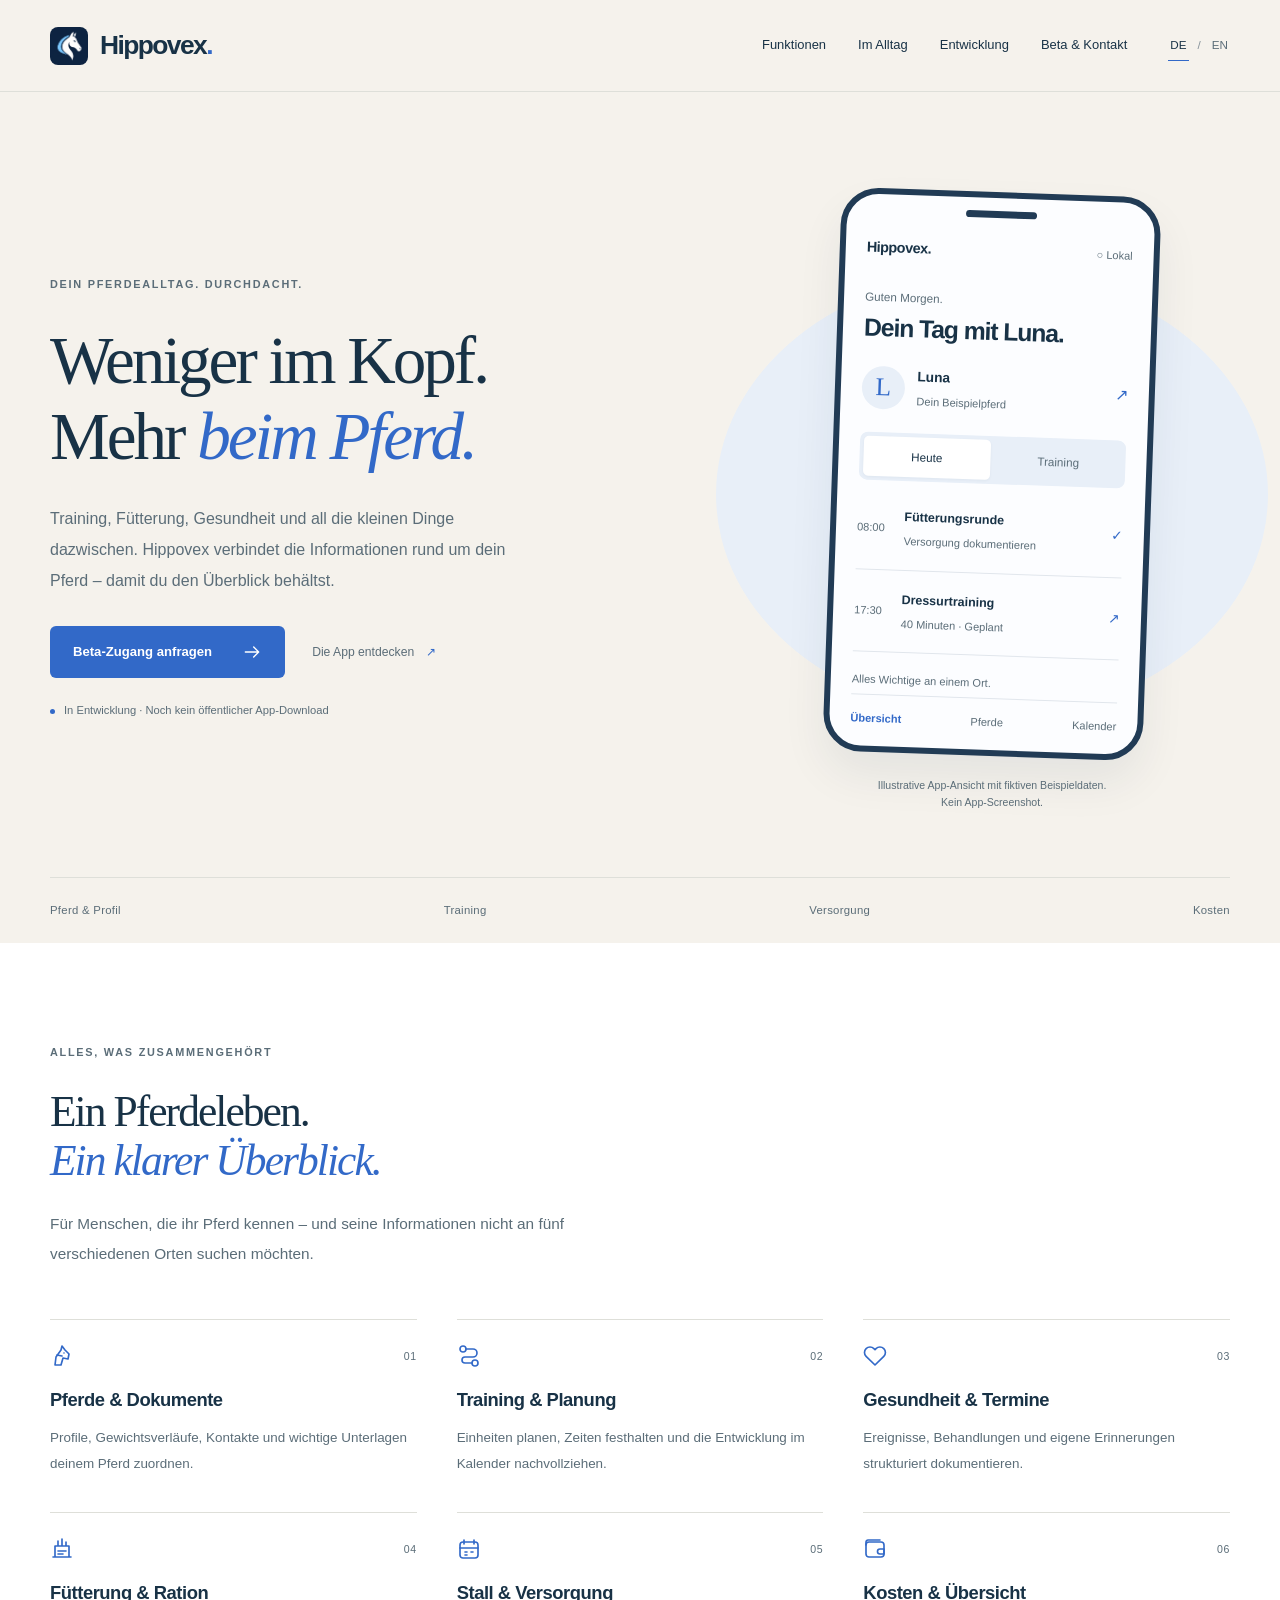
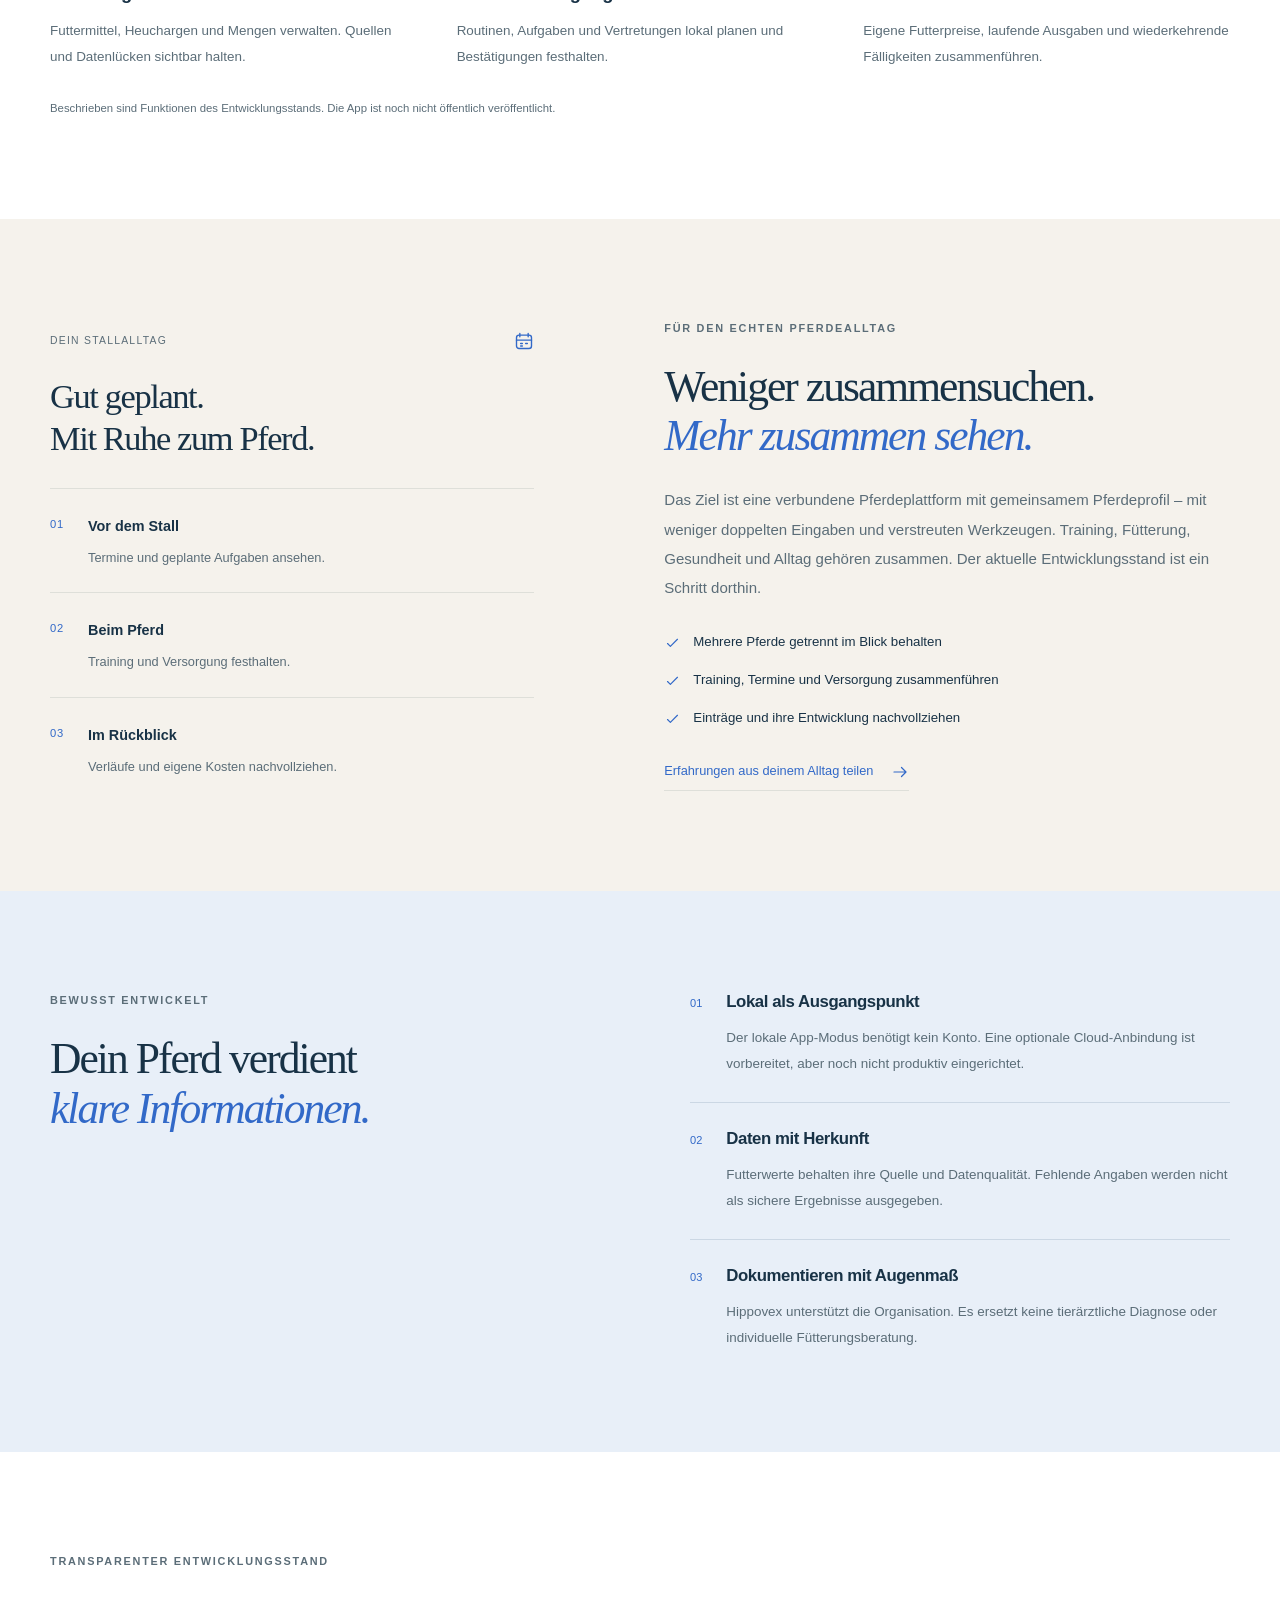
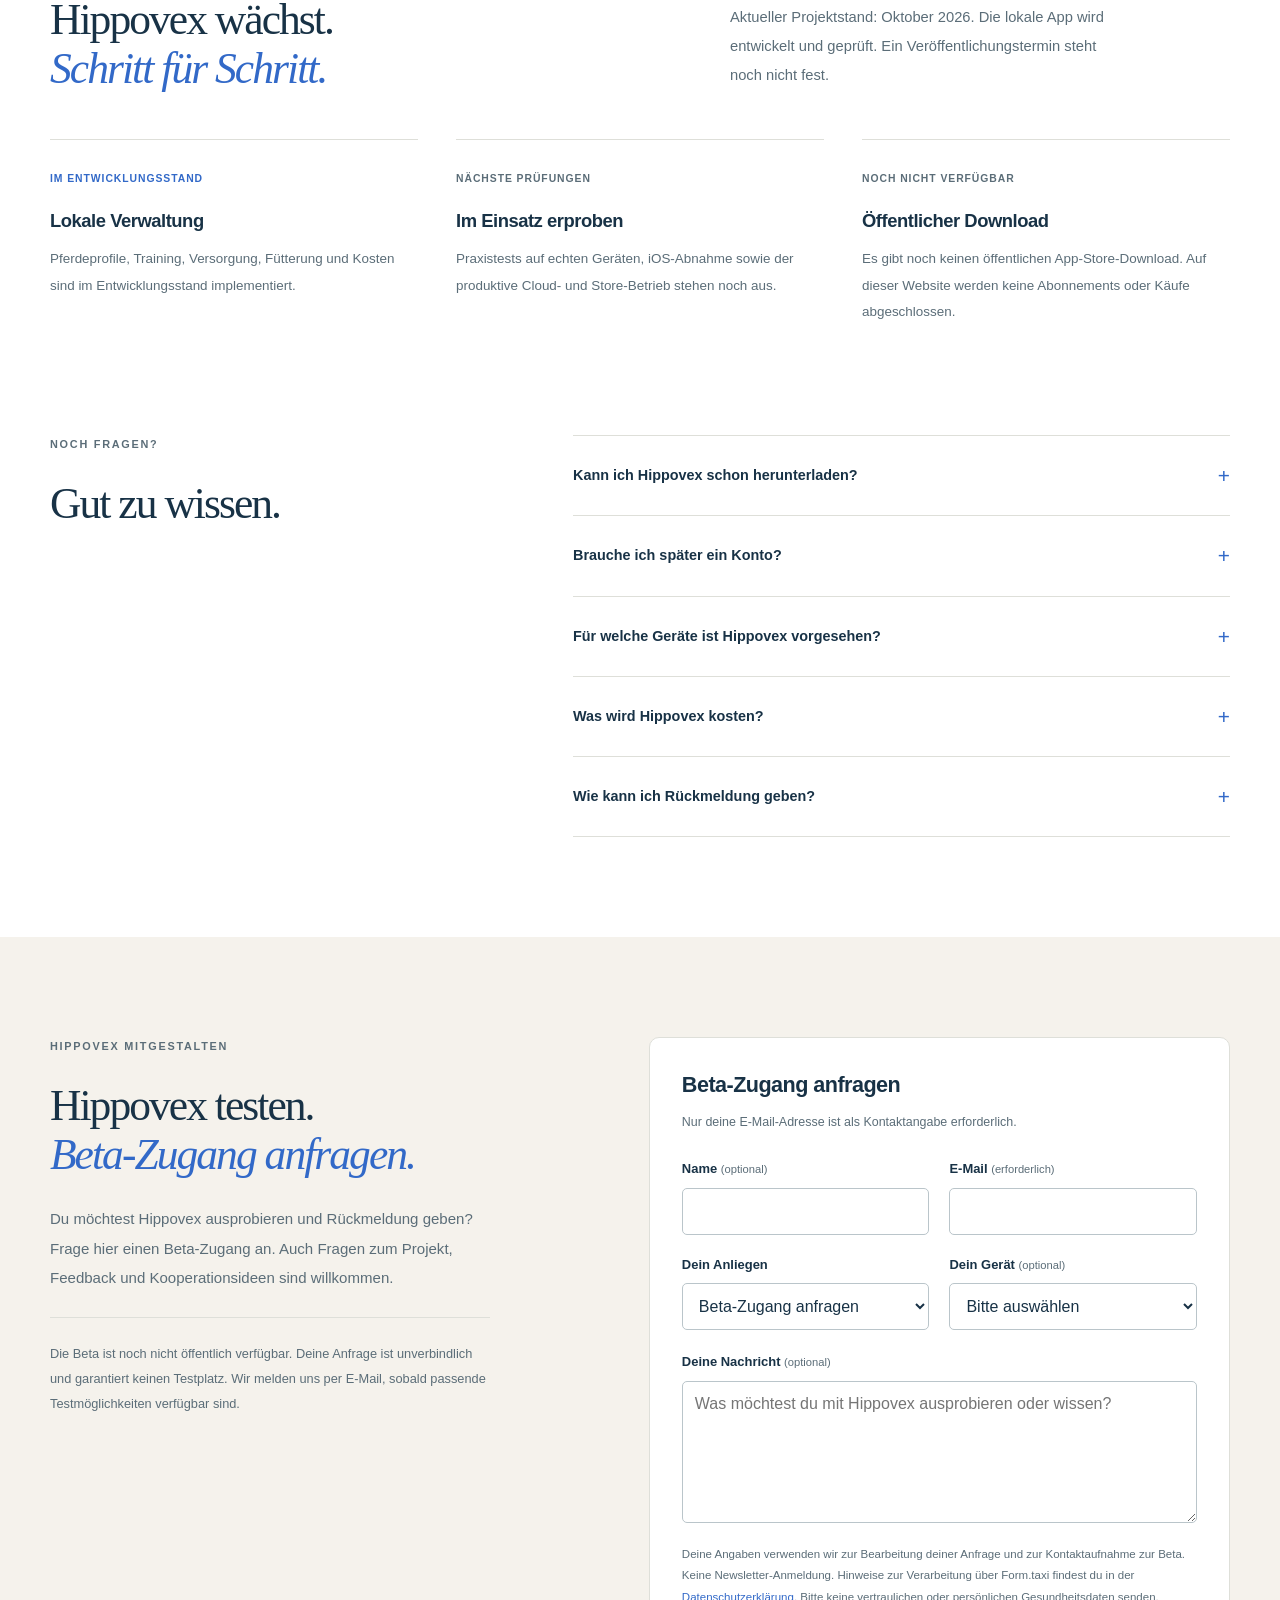
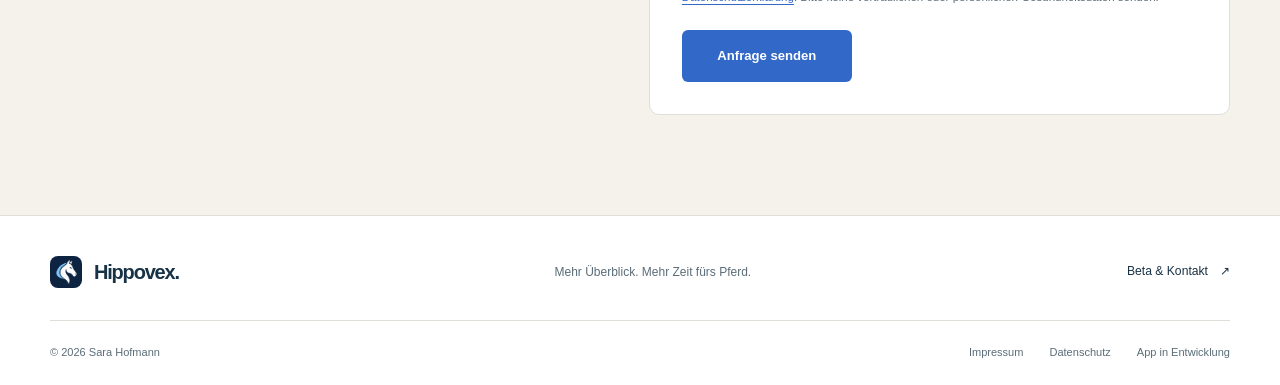
<file: index.html>
<!doctype html>
<html lang="de"><head><meta charset="utf-8"><meta name="viewport" content="width=device-width, initial-scale=1">
<title>Hippovex | Mehr Zeit fürs Pferd</title><meta name="description" content="Hippovex bündelt Pferdeprofile, Training, Versorgung und Kosten. Entdecke die Pferdemanagement-App in Entwicklung und ihren aktuellen Stand."><meta name="theme-color" content="#f5f2ec">
<meta name="robots" content="index, follow, max-image-preview:large">
<link rel="canonical" href="https://hippovex.de/"><link rel="alternate" hreflang="de" href="https://hippovex.de/"><link rel="alternate" hreflang="en" href="https://hippovex.de/en/"><link rel="alternate" hreflang="x-default" href="https://hippovex.de/">
<meta property="og:type" content="website"><meta property="og:site_name" content="Hippovex"><meta property="og:title" content="Hippovex | Mehr Zeit fürs Pferd"><meta property="og:description" content="Hippovex bündelt Pferdeprofile, Training, Versorgung und Kosten. Entdecke die Pferdemanagement-App in Entwicklung und ihren aktuellen Stand."><meta property="og:url" content="https://hippovex.de/"><meta property="og:image" content="https://hippovex.de/assets/hippovex-logo.png"><meta property="og:image:alt" content="Hippovex"><meta property="og:locale" content="de_DE"><meta name="twitter:card" content="summary">
<link rel="icon" type="image/png" href="./assets/hippovex-logo.png"><link rel="apple-touch-icon" href="./assets/hippovex-logo.png"><link rel="stylesheet" href="./styles.css?v=20261029-beta"><script src="./site.js" defer></script>
<script type="application/ld+json">{"@context": "https://schema.org", "@type": "WebSite", "name": "Hippovex", "url": "https://hippovex.de/", "inLanguage": "de", "description": "Hippovex bündelt Pferdeprofile, Training, Versorgung und Kosten. Entdecke die Pferdemanagement-App in Entwicklung und ihren aktuellen Stand.", "publisher": {"@type": "Person", "name": "Sara Hofmann"}}</script><script src="./contact.js?v=20261029-beta" defer></script></head><body><a class="skip-link" href="#main">Zum Inhalt springen</a>
<header class="site-header"><div class="wrap header-inner"><a class="brand" href="./" aria-label="Hippovex Startseite"><img src="./assets/hippovex-logo.png" alt="" width="42" height="42"><span>Hippovex<span class="brand-dot">.</span></span></a>
<button class="menu-toggle" type="button" aria-expanded="false" aria-controls="navigation" aria-label="Menü öffnen" data-menu><span></span><span></span></button>
<nav id="navigation" aria-label="Hauptnavigation"><a href="./#funktionen">Funktionen</a><a href="./#alltag">Im Alltag</a><a href="./#entwicklung">Entwicklung</a><a href="./#kontakt">Beta & Kontakt</a><div class="languages"><a href="./" lang="de" hreflang="de" aria-current="page">DE</a><span>/</span><a href="./en/" lang="en" hreflang="en" >EN</a></div></nav></div></header><main id="main"><section class="hero"><div class="wrap hero-grid"><div class="hero-copy"><p class="eyebrow">DEIN PFERDEALLTAG. DURCHDACHT.</p><h1>Weniger im Kopf.<br>Mehr <em>beim Pferd.</em></h1><p class="hero-lead">Training, Fütterung, Gesundheit und all die kleinen Dinge dazwischen. Hippovex verbindet die Informationen rund um dein Pferd – damit du den Überblick behältst.</p><div class="actions"><a class="button button-primary" href="#kontakt">Beta-Zugang anfragen <svg viewBox="0 0 24 24" fill="none" stroke="currentColor" stroke-width="1.65" stroke-linecap="round" stroke-linejoin="round" aria-hidden="true"><path d="M4 12h16m-6-6 6 6-6 6"/></svg></a><a class="text-link" href="#funktionen">Die App entdecken <span>↗</span></a></div><p class="release-note"><span class="status-dot"></span>In Entwicklung · Noch kein öffentlicher App-Download</p></div><div class="product-stage">
  <div class="stage-orbit" aria-hidden="true"></div>
  <div class="phone" aria-label="Illustrative App-Vorschau">
    <div class="phone-notch" aria-hidden="true"></div>
    <div class="phone-brand">Hippovex.<span>○ Lokal</span></div>
    <p class="phone-greeting">Guten Morgen.</p>
    <h2 class="phone-title">Dein Tag mit Luna.</h2>
    <div class="phone-profile"><div class="phone-avatar" aria-hidden="true">L</div><div><strong>Luna</strong><small>Dein Beispielpferd</small></div><span aria-hidden="true">↗</span></div>
    <div class="app-tabs" role="tablist" aria-label="App-Vorschau">
      <button type="button" role="tab" id="tab-overview" aria-controls="panel-overview" aria-selected="true" tabindex="0" data-tab="overview">Heute</button>
      <button type="button" role="tab" id="tab-training" aria-controls="panel-training" aria-selected="false" tabindex="-1" data-tab="training">Training</button>
    </div>
    <div class="product-panel" id="panel-overview" role="tabpanel" tabindex="0" aria-labelledby="tab-overview"><div class="phone-task"><span>08:00</span><div><strong>Fütterungsrunde</strong><small>Versorgung dokumentieren</small></div><i aria-hidden="true">✓</i></div><div class="phone-task"><span>17:30</span><div><strong>Dressurtraining</strong><small>40 Minuten · Geplant</small></div><i aria-hidden="true">↗</i></div><p class="phone-note">Alles Wichtige an einem Ort.</p></div>
    <div class="product-panel" id="panel-training" role="tabpanel" tabindex="0" aria-labelledby="tab-training" hidden><div class="phone-task"><span>DI</span><div><strong>Dressur · 40 Minuten</strong><small>Geplant · Beispielwoche</small></div><i aria-hidden="true">↗</i></div><div class="phone-task"><span>DO</span><div><strong>Ausritt · 50 Minuten</strong><small>Geplant · Beispielwoche</small></div><i aria-hidden="true">↗</i></div><p class="phone-note">Deine Einheiten. Dein Verlauf.</p></div>
    <div class="phone-navigation" aria-hidden="true"><span>Übersicht</span><span>Pferde</span><span>Kalender</span></div>
  </div>
  <p class="stage-caption">Illustrative App-Ansicht mit fiktiven Beispieldaten.<br>Kein App-Screenshot.</p>
</div></div><div class="wrap hero-bottom"><span>Pferd & Profil</span><span>Training</span><span>Versorgung</span><span>Kosten</span></div></section>
<section class="intro section" id="funktionen"><div class="wrap"><div class="section-heading"><p class="eyebrow">ALLES, WAS ZUSAMMENGEHÖRT</p><h2>Ein Pferdeleben.<br><em>Ein klarer Überblick.</em></h2><p>Für Menschen, die ihr Pferd kennen – und seine Informationen nicht an fünf verschiedenen Orten suchen möchten.</p></div><div class="feature-grid"><article class="feature"><div class="feature-top"><svg viewBox="0 0 24 24" fill="none" stroke="currentColor" stroke-width="1.65" stroke-linecap="round" stroke-linejoin="round" aria-hidden="true"><path d="m5 21 1-8 5-7 1-4 3 4 4 4-1 5-5-1-2 7Z"/><path d="m7 11 5 1m2-3h.01"/></svg><span>01</span></div><h3>Pferde & Dokumente</h3><p>Profile, Gewichtsverläufe, Kontakte und wichtige Unterlagen deinem Pferd zuordnen.</p></article><article class="feature"><div class="feature-top"><svg viewBox="0 0 24 24" fill="none" stroke="currentColor" stroke-width="1.65" stroke-linecap="round" stroke-linejoin="round" aria-hidden="true"><circle cx="6" cy="5" r="3"/><circle cx="18" cy="19" r="3"/><path d="M9 5h7a4 4 0 0 1 0 8H8a3 3 0 0 0 0 6h7"/></svg><span>02</span></div><h3>Training & Planung</h3><p>Einheiten planen, Zeiten festhalten und die Entwicklung im Kalender nachvollziehen.</p></article><article class="feature"><div class="feature-top"><svg viewBox="0 0 24 24" fill="none" stroke="currentColor" stroke-width="1.65" stroke-linecap="round" stroke-linejoin="round" aria-hidden="true"><path d="M20.8 4.6a5.5 5.5 0 0 0-7.8 0L12 5.7l-1.1-1.1a5.5 5.5 0 0 0-7.8 7.8L12 21l8.8-8.6a5.5 5.5 0 0 0 0-7.8Z"/></svg><span>03</span></div><h3>Gesundheit & Termine</h3><p>Ereignisse, Behandlungen und eigene Erinnerungen strukturiert dokumentieren.</p></article><article class="feature"><div class="feature-top"><svg viewBox="0 0 24 24" fill="none" stroke="currentColor" stroke-width="1.65" stroke-linecap="round" stroke-linejoin="round" aria-hidden="true"><path d="M3 20h18M5 20V9h14v11M8 9V4m4 5V2m4 7V5M8 14h8m-8 3h5"/></svg><span>04</span></div><h3>Fütterung & Ration</h3><p>Futtermittel, Heuchargen und Mengen verwalten. Quellen und Datenlücken sichtbar halten.</p></article><article class="feature"><div class="feature-top"><svg viewBox="0 0 24 24" fill="none" stroke="currentColor" stroke-width="1.65" stroke-linecap="round" stroke-linejoin="round" aria-hidden="true"><rect x="3" y="5" width="18" height="16" rx="3"/><path d="M7 3v4m10-4v4M3 11h18m-13 4h2m4 0h2m-8 3h2"/></svg><span>05</span></div><h3>Stall & Versorgung</h3><p>Routinen, Aufgaben und Vertretungen lokal planen und Bestätigungen festhalten.</p></article><article class="feature"><div class="feature-top"><svg viewBox="0 0 24 24" fill="none" stroke="currentColor" stroke-width="1.65" stroke-linecap="round" stroke-linejoin="round" aria-hidden="true"><rect x="3" y="5" width="18" height="15" rx="3"/><path d="M3 8V5a2 2 0 0 1 2-2h12m0 9h4v5h-4a2.5 2.5 0 0 1 0-5Z"/></svg><span>06</span></div><h3>Kosten & Übersicht</h3><p>Eigene Futterpreise, laufende Ausgaben und wiederkehrende Fälligkeiten zusammenführen.</p></article></div><p class="section-footnote">Beschrieben sind Funktionen des Entwicklungsstands. Die App ist noch nicht öffentlich veröffentlicht.</p></div></section>
<section class="daily section" id="alltag"><div class="wrap daily-grid"><div class="daily-visual"><div class="daily-top"><span>DEIN STALLALLTAG</span><svg viewBox="0 0 24 24" fill="none" stroke="currentColor" stroke-width="1.65" stroke-linecap="round" stroke-linejoin="round" aria-hidden="true"><rect x="3" y="5" width="18" height="16" rx="3"/><path d="M7 3v4m10-4v4M3 11h18m-13 4h2m4 0h2m-8 3h2"/></svg></div><h3>Gut geplant.<br>Mit Ruhe zum Pferd.</h3><div class="day-item"><span>01</span><div><strong>Vor dem Stall</strong><p>Termine und geplante Aufgaben ansehen.</p></div></div><div class="day-item"><span>02</span><div><strong>Beim Pferd</strong><p>Training und Versorgung festhalten.</p></div></div><div class="day-item"><span>03</span><div><strong>Im Rückblick</strong><p>Verläufe und eigene Kosten nachvollziehen.</p></div></div></div><div class="daily-copy"><p class="eyebrow">FÜR DEN ECHTEN PFERDEALLTAG</p><h2>Weniger zusammensuchen.<br><em>Mehr zusammen sehen.</em></h2><p>Das Ziel ist eine verbundene Pferdeplattform mit gemeinsamem Pferdeprofil – mit weniger doppelten Eingaben und verstreuten Werkzeugen. Training, Fütterung, Gesundheit und Alltag gehören zusammen. Der aktuelle Entwicklungsstand ist ein Schritt dorthin.</p><ul class="check-list"><li><svg viewBox="0 0 24 24" fill="none" stroke="currentColor" stroke-width="1.65" stroke-linecap="round" stroke-linejoin="round" aria-hidden="true"><path d="m5 12 4 4L19 6"/></svg>Mehrere Pferde getrennt im Blick behalten</li><li><svg viewBox="0 0 24 24" fill="none" stroke="currentColor" stroke-width="1.65" stroke-linecap="round" stroke-linejoin="round" aria-hidden="true"><path d="m5 12 4 4L19 6"/></svg>Training, Termine und Versorgung zusammenführen</li><li><svg viewBox="0 0 24 24" fill="none" stroke="currentColor" stroke-width="1.65" stroke-linecap="round" stroke-linejoin="round" aria-hidden="true"><path d="m5 12 4 4L19 6"/></svg>Einträge und ihre Entwicklung nachvollziehen</li></ul><a class="inline-link" href="#kontakt">Erfahrungen aus deinem Alltag teilen <svg viewBox="0 0 24 24" fill="none" stroke="currentColor" stroke-width="1.65" stroke-linecap="round" stroke-linejoin="round" aria-hidden="true"><path d="M4 12h16m-6-6 6 6-6 6"/></svg></a></div></div></section>
<section class="principles section"><div class="wrap principles-grid"><div><p class="eyebrow light">BEWUSST ENTWICKELT</p><h2>Dein Pferd verdient<br><em>klare Informationen.</em></h2></div><div class="principle-list"><article><span>01</span><div><h3>Lokal als Ausgangspunkt</h3><p>Der lokale App-Modus benötigt kein Konto. Eine optionale Cloud-Anbindung ist vorbereitet, aber noch nicht produktiv eingerichtet.</p></div></article><article><span>02</span><div><h3>Daten mit Herkunft</h3><p>Futterwerte behalten ihre Quelle und Datenqualität. Fehlende Angaben werden nicht als sichere Ergebnisse ausgegeben.</p></div></article><article><span>03</span><div><h3>Dokumentieren mit Augenmaß</h3><p>Hippovex unterstützt die Organisation. Es ersetzt keine tierärztliche Diagnose oder individuelle Fütterungsberatung.</p></div></article></div></div></section>
<section class="section development" id="entwicklung"><div class="wrap"><div class="development-heading"><div><p class="eyebrow">TRANSPARENTER ENTWICKLUNGSSTAND</p><h2>Hippovex wächst.<br><em>Schritt für Schritt.</em></h2></div><p>Aktueller Projektstand: Oktober 2026. Die lokale App wird entwickelt und geprüft. Ein Veröffentlichungstermin steht noch nicht fest.</p></div><div class="status-grid"><article><span class="status-label">IM ENTWICKLUNGSSTAND</span><h3>Lokale Verwaltung</h3><p>Pferdeprofile, Training, Versorgung, Fütterung und Kosten sind im Entwicklungsstand implementiert.</p></article><article><span class="status-label muted">NÄCHSTE PRÜFUNGEN</span><h3>Im Einsatz erproben</h3><p>Praxistests auf echten Geräten, iOS-Abnahme sowie der produktive Cloud- und Store-Betrieb stehen noch aus.</p></article><article><span class="status-label muted">NOCH NICHT VERFÜGBAR</span><h3>Öffentlicher Download</h3><p>Es gibt noch keinen öffentlichen App-Store-Download. Auf dieser Website werden keine Abonnements oder Käufe abgeschlossen.</p></article></div></div></section>
<section class="faq section"><div class="wrap faq-grid"><div><p class="eyebrow">NOCH FRAGEN?</p><h2>Gut zu wissen.</h2></div><div class="faq-list"><details><summary>Kann ich Hippovex schon herunterladen?<span aria-hidden="true">+</span></summary><p>Noch nicht. Die App befindet sich in Entwicklung. Ein öffentlicher Download und ein verbindlicher Veröffentlichungstermin sind noch nicht verfügbar.</p></details><details><summary>Brauche ich später ein Konto?<span aria-hidden="true">+</span></summary><p>Der lokale App-Modus ist ohne Konto implementiert. Optionale Cloud-Funktionen sind noch nicht produktiv freigegeben.</p></details><details><summary>Für welche Geräte ist Hippovex vorgesehen?<span aria-hidden="true">+</span></summary><p>Android und iOS sind vorgesehen. Ein Android-Entwicklungsbuild liegt vor; Tests auf echten Geräten und die iOS-Abnahme stehen noch aus.</p></details><details><summary>Was wird Hippovex kosten?<span aria-hidden="true">+</span></summary><p>Preise und ein endgültiger Leistungsumfang sind noch nicht festgelegt. Auf dieser Website gibt es keine kostenpflichtige Registrierung.</p></details><details><summary>Wie kann ich Rückmeldung geben?<span aria-hidden="true">+</span></summary><p>Nutze das Formular im Bereich „Beta & Kontakt“. Du kannst einen Beta-Zugang anfragen oder Feedback und Fragen senden, ohne ein E-Mail-Programm zu öffnen.</p></details></div></div></section><section class="contact section" id="kontakt">
  <div class="wrap contact-layout">
    <div class="contact-copy">
      <p class="eyebrow">HIPPOVEX MITGESTALTEN</p>
      <h2>Hippovex testen.<br><em>Beta-Zugang anfragen.</em></h2>
      <p>Du möchtest Hippovex ausprobieren und Rückmeldung geben? Frage hier einen Beta-Zugang an. Auch Fragen zum Projekt, Feedback und Kooperationsideen sind willkommen.</p>
      <p class="beta-note">Die Beta ist noch nicht öffentlich verfügbar. Deine Anfrage ist unverbindlich und garantiert keinen Testplatz. Wir melden uns per E-Mail, sobald passende Testmöglichkeiten verfügbar sind.</p>
    </div>
    <form class="contact-form" name="hippovex-contact" method="post" action="https://form.taxi/s/3retq47d" aria-labelledby="form-heading" aria-describedby="form-privacy" data-contact-form>
      <h3 id="form-heading">Beta-Zugang anfragen</h3>
      <p class="form-intro">Nur deine E-Mail-Adresse ist als Kontaktangabe erforderlich.</p>
      <input type="hidden" name="_subject" value="Hippovex – Beta- / Kontaktanfrage">
      <input type="hidden" name="_next" value="https://hippovex.de/danke.html">
      <input type="hidden" name="_lang" value="de">
      <input type="hidden" name="Website" value="hippovex.de">
      <div class="form-honeypot" aria-hidden="true"><label for="contact-website">Dieses Feld leer lassen</label><input id="contact-website" type="text" name="_gotcha" tabindex="-1" autocomplete="off"></div>
      <div class="contact-form-grid">
        <div class="form-field"><label for="contact-name">Name <span>(optional)</span></label><input id="contact-name" type="text" name="Name" maxlength="100" autocomplete="name"></div>
        <div class="form-field"><label for="contact-email">E-Mail <span>(erforderlich)</span></label><input id="contact-email" type="email" name="email" maxlength="254" autocomplete="email" inputmode="email" required></div>
        <div class="form-field"><label for="contact-topic">Dein Anliegen</label><select id="contact-topic" name="Anliegen" required><option value="Beta-Zugang anfragen">Beta-Zugang anfragen</option><option value="Frage zum Projekt">Frage zum Projekt</option><option value="Feedback">Feedback</option><option value="Kooperation">Kooperation</option></select></div>
        <div class="form-field"><label for="contact-device">Dein Gerät <span>(optional)</span></label><select id="contact-device" name="Gerät"><option value="">Bitte auswählen</option><option value="Android">Android</option><option value="iOS">iOS</option><option value="Android und iOS">Android und iOS</option></select></div>
      </div>
      <div class="form-field"><label for="contact-message">Deine Nachricht <span>(optional)</span></label><textarea id="contact-message" name="Nachricht" rows="5" maxlength="2000" placeholder="Was möchtest du mit Hippovex ausprobieren oder wissen?"></textarea></div>
      <p class="form-privacy" id="form-privacy">Deine Angaben verwenden wir zur Bearbeitung deiner Anfrage und zur Kontaktaufnahme zur Beta. Keine Newsletter-Anmeldung. Hinweise zur Verarbeitung über Form.taxi findest du in der <a href="./datenschutz.html">Datenschutzerklärung</a>. Bitte keine vertraulichen oder persönlichen Gesundheitsdaten senden.</p>
      <button class="button button-primary" type="submit">Anfrage senden</button>
      <p class="form-status" role="status" aria-live="polite" tabindex="-1" data-form-status hidden></p>
      <noscript><p class="form-privacy">Nach dem Absenden wirst du über den Formulardienst zur Bestätigungsseite weitergeleitet.</p></noscript>
    </form>
  </div>
</section></main><footer><div class="wrap footer-top"><a class="brand" href="./"><img src="./assets/hippovex-logo.png" width="40" height="40" alt=""><span>Hippovex.</span></a><p>Mehr Überblick. Mehr Zeit fürs Pferd.</p><a href="./#kontakt">Beta & Kontakt <span aria-hidden="true">↗</span></a></div><div class="wrap footer-bottom"><span>© 2026 Sara Hofmann</span><div><a href="./impressum.html">Impressum</a><a href="./datenschutz.html">Datenschutz</a><a href="./#entwicklung">App in Entwicklung</a></div></div></footer></body></html>
</file>
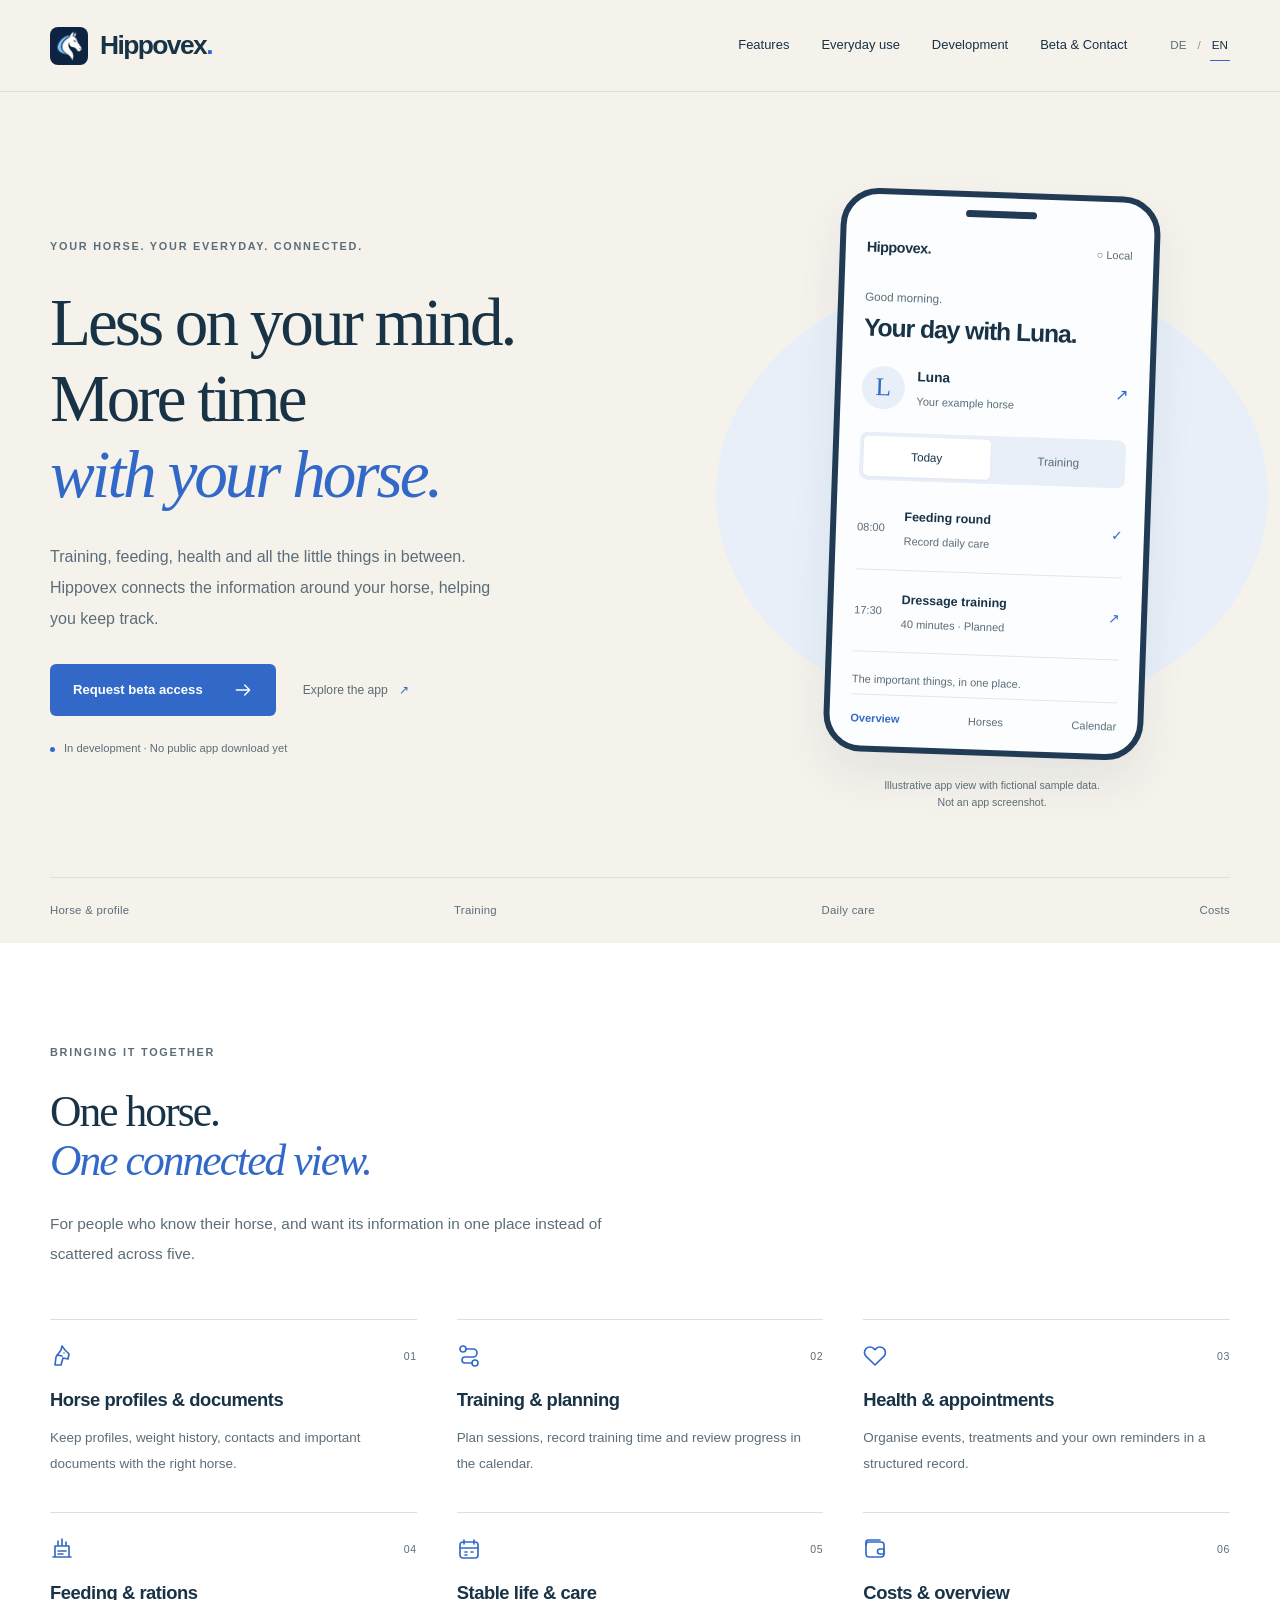
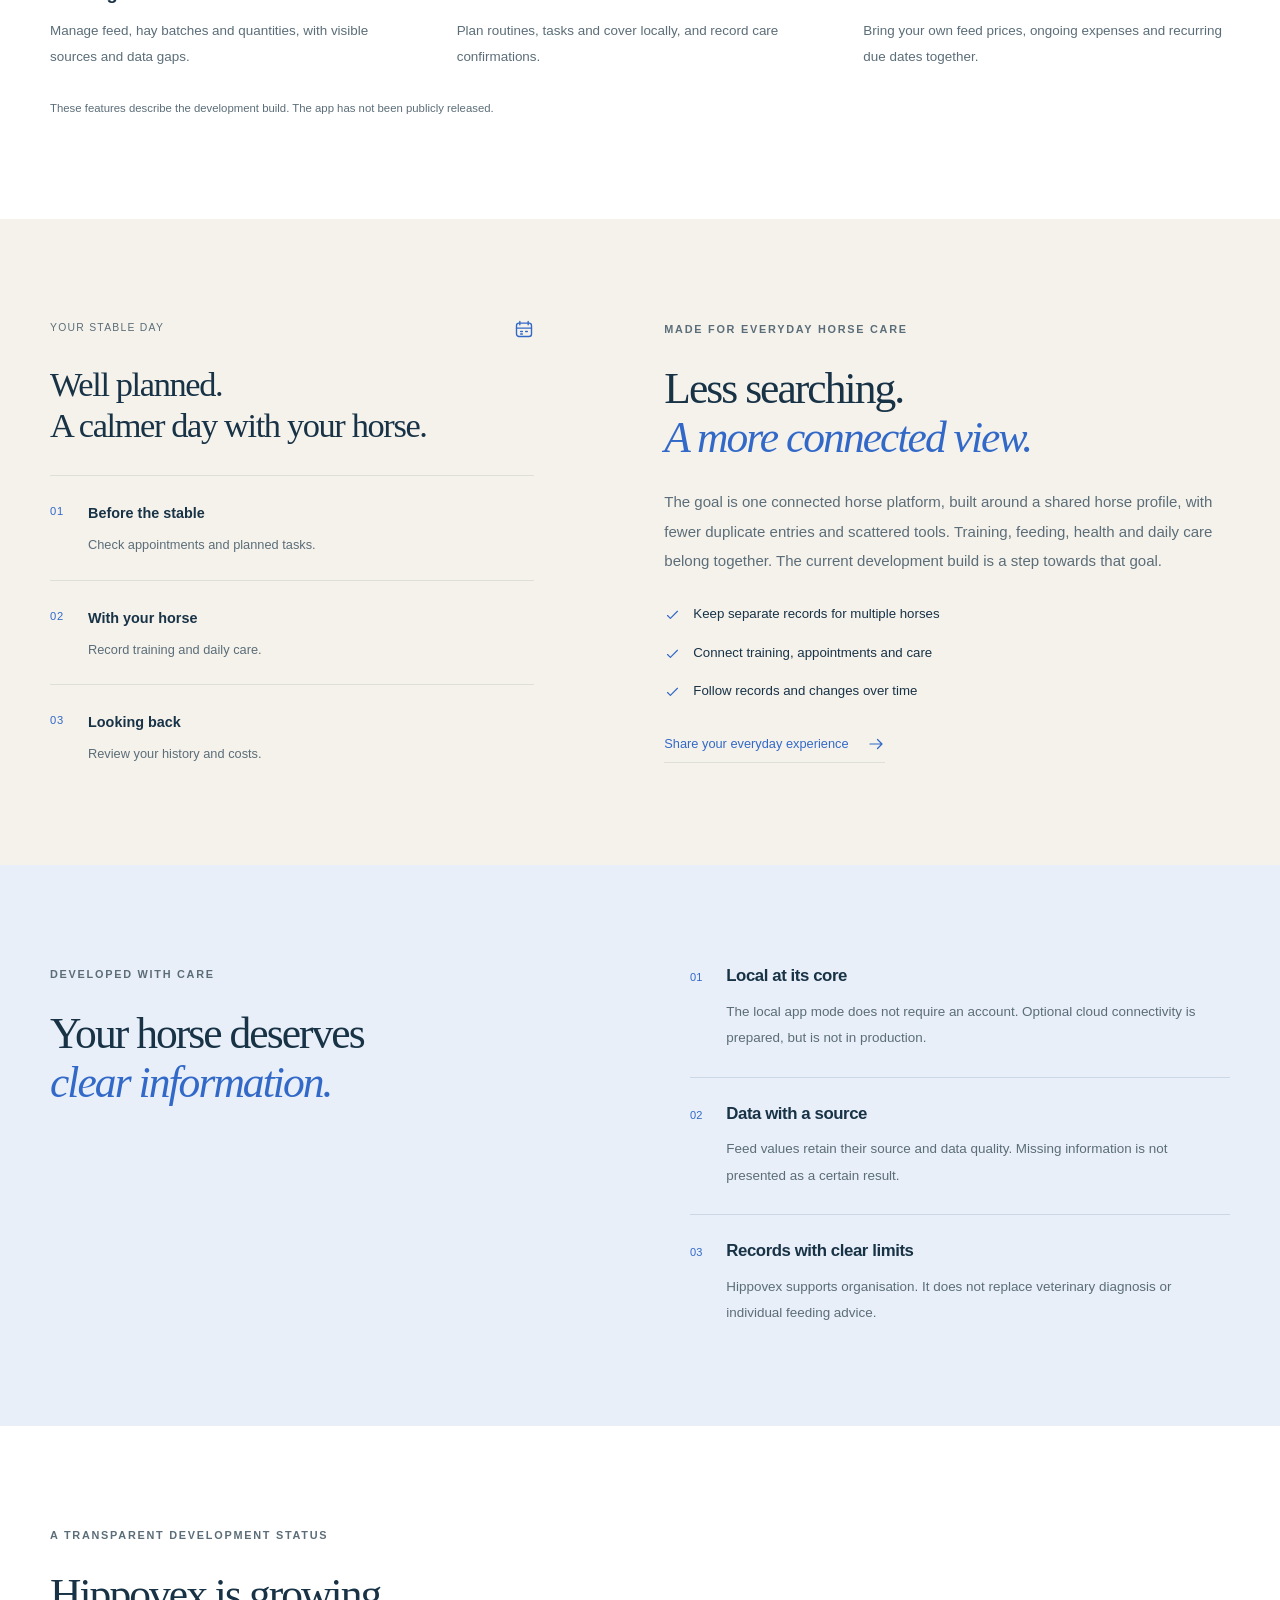
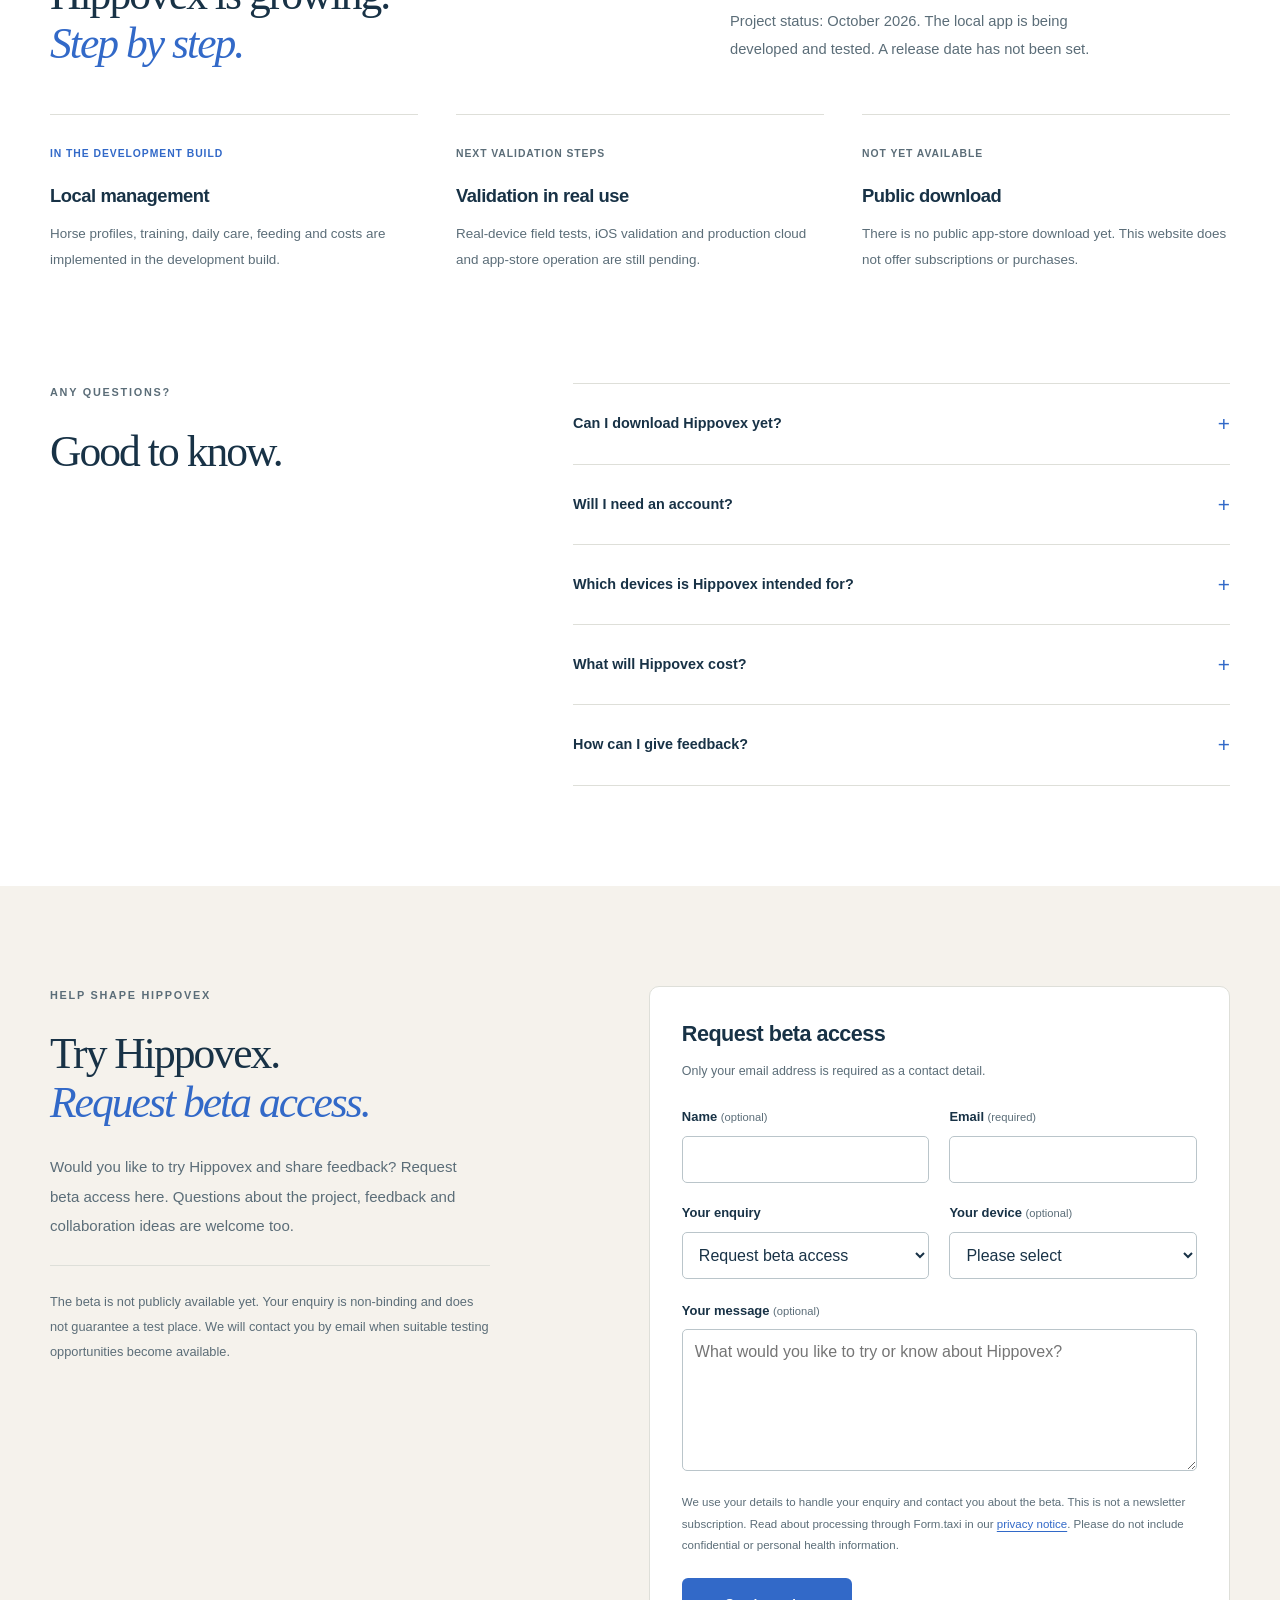
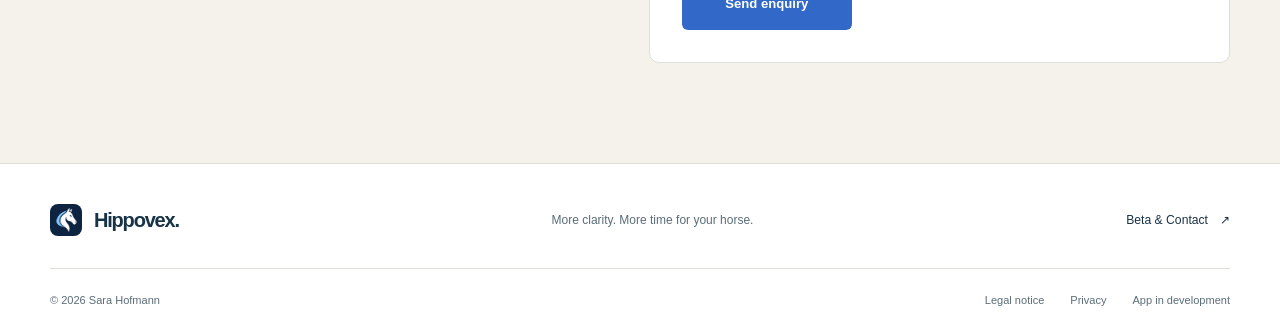
<file: en/index.html>
<!doctype html>
<html lang="en"><head><meta charset="utf-8"><meta name="viewport" content="width=device-width, initial-scale=1">
<title>Hippovex | More time for your horse</title><meta name="description" content="Hippovex brings horse profiles, training, daily care and costs together. Explore the horse management app in development and its current status."><meta name="theme-color" content="#f5f2ec">
<meta name="robots" content="index, follow, max-image-preview:large">
<link rel="canonical" href="https://hippovex.de/en/"><link rel="alternate" hreflang="de" href="https://hippovex.de/"><link rel="alternate" hreflang="en" href="https://hippovex.de/en/"><link rel="alternate" hreflang="x-default" href="https://hippovex.de/">
<meta property="og:type" content="website"><meta property="og:site_name" content="Hippovex"><meta property="og:title" content="Hippovex | More time for your horse"><meta property="og:description" content="Hippovex brings horse profiles, training, daily care and costs together. Explore the horse management app in development and its current status."><meta property="og:url" content="https://hippovex.de/en/"><meta property="og:image" content="https://hippovex.de/assets/hippovex-logo.png"><meta property="og:image:alt" content="Hippovex"><meta property="og:locale" content="en_GB"><meta name="twitter:card" content="summary">
<link rel="icon" type="image/png" href="../assets/hippovex-logo.png"><link rel="apple-touch-icon" href="../assets/hippovex-logo.png"><link rel="stylesheet" href="../styles.css?v=20261029-beta"><script src="../site.js" defer></script>
<script type="application/ld+json">{"@context": "https://schema.org", "@type": "WebSite", "name": "Hippovex", "url": "https://hippovex.de/en/", "inLanguage": "en", "description": "Hippovex brings horse profiles, training, daily care and costs together. Explore the horse management app in development and its current status.", "publisher": {"@type": "Person", "name": "Sara Hofmann"}}</script><script src="../contact.js?v=20261029-beta" defer></script></head><body><a class="skip-link" href="#main">Skip to content</a>
<header class="site-header"><div class="wrap header-inner"><a class="brand" href="./" aria-label="Hippovex home"><img src="../assets/hippovex-logo.png" alt="" width="42" height="42"><span>Hippovex<span class="brand-dot">.</span></span></a>
<button class="menu-toggle" type="button" aria-expanded="false" aria-controls="navigation" aria-label="Open menu" data-menu><span></span><span></span></button>
<nav id="navigation" aria-label="Main navigation"><a href="./#funktionen">Features</a><a href="./#alltag">Everyday use</a><a href="./#entwicklung">Development</a><a href="./#kontakt">Beta & Contact</a><div class="languages"><a href="../" lang="de" hreflang="de" >DE</a><span>/</span><a href="./" lang="en" hreflang="en" aria-current="page">EN</a></div></nav></div></header><main id="main"><section class="hero"><div class="wrap hero-grid"><div class="hero-copy"><p class="eyebrow">YOUR HORSE. YOUR EVERYDAY. CONNECTED.</p><h1>Less on your mind.<br>More time <em>with your horse.</em></h1><p class="hero-lead">Training, feeding, health and all the little things in between. Hippovex connects the information around your horse, helping you keep track.</p><div class="actions"><a class="button button-primary" href="#kontakt">Request beta access <svg viewBox="0 0 24 24" fill="none" stroke="currentColor" stroke-width="1.65" stroke-linecap="round" stroke-linejoin="round" aria-hidden="true"><path d="M4 12h16m-6-6 6 6-6 6"/></svg></a><a class="text-link" href="#funktionen">Explore the app <span>↗</span></a></div><p class="release-note"><span class="status-dot"></span>In development · No public app download yet</p></div><div class="product-stage">
  <div class="stage-orbit" aria-hidden="true"></div>
  <div class="phone" aria-label="Illustrative app preview">
    <div class="phone-notch" aria-hidden="true"></div>
    <div class="phone-brand">Hippovex.<span>○ Local</span></div>
    <p class="phone-greeting">Good morning.</p>
    <h2 class="phone-title">Your day with Luna.</h2>
    <div class="phone-profile"><div class="phone-avatar" aria-hidden="true">L</div><div><strong>Luna</strong><small>Your example horse</small></div><span aria-hidden="true">↗</span></div>
    <div class="app-tabs" role="tablist" aria-label="App preview">
      <button type="button" role="tab" id="tab-overview" aria-controls="panel-overview" aria-selected="true" tabindex="0" data-tab="overview">Today</button>
      <button type="button" role="tab" id="tab-training" aria-controls="panel-training" aria-selected="false" tabindex="-1" data-tab="training">Training</button>
    </div>
    <div class="product-panel" id="panel-overview" role="tabpanel" tabindex="0" aria-labelledby="tab-overview"><div class="phone-task"><span>08:00</span><div><strong>Feeding round</strong><small>Record daily care</small></div><i aria-hidden="true">✓</i></div><div class="phone-task"><span>17:30</span><div><strong>Dressage training</strong><small>40 minutes · Planned</small></div><i aria-hidden="true">↗</i></div><p class="phone-note">The important things, in one place.</p></div>
    <div class="product-panel" id="panel-training" role="tabpanel" tabindex="0" aria-labelledby="tab-training" hidden><div class="phone-task"><span>TUE</span><div><strong>Dressage · 40 minutes</strong><small>Planned · Example week</small></div><i aria-hidden="true">↗</i></div><div class="phone-task"><span>THU</span><div><strong>Trail ride · 50 minutes</strong><small>Planned · Example week</small></div><i aria-hidden="true">↗</i></div><p class="phone-note">Your sessions. Your history.</p></div>
    <div class="phone-navigation" aria-hidden="true"><span>Overview</span><span>Horses</span><span>Calendar</span></div>
  </div>
  <p class="stage-caption">Illustrative app view with fictional sample data.<br>Not an app screenshot.</p>
</div></div><div class="wrap hero-bottom"><span>Horse & profile</span><span>Training</span><span>Daily care</span><span>Costs</span></div></section>
<section class="intro section" id="funktionen"><div class="wrap"><div class="section-heading"><p class="eyebrow">BRINGING IT TOGETHER</p><h2>One horse.<br><em>One connected view.</em></h2><p>For people who know their horse, and want its information in one place instead of scattered across five.</p></div><div class="feature-grid"><article class="feature"><div class="feature-top"><svg viewBox="0 0 24 24" fill="none" stroke="currentColor" stroke-width="1.65" stroke-linecap="round" stroke-linejoin="round" aria-hidden="true"><path d="m5 21 1-8 5-7 1-4 3 4 4 4-1 5-5-1-2 7Z"/><path d="m7 11 5 1m2-3h.01"/></svg><span>01</span></div><h3>Horse profiles & documents</h3><p>Keep profiles, weight history, contacts and important documents with the right horse.</p></article><article class="feature"><div class="feature-top"><svg viewBox="0 0 24 24" fill="none" stroke="currentColor" stroke-width="1.65" stroke-linecap="round" stroke-linejoin="round" aria-hidden="true"><circle cx="6" cy="5" r="3"/><circle cx="18" cy="19" r="3"/><path d="M9 5h7a4 4 0 0 1 0 8H8a3 3 0 0 0 0 6h7"/></svg><span>02</span></div><h3>Training & planning</h3><p>Plan sessions, record training time and review progress in the calendar.</p></article><article class="feature"><div class="feature-top"><svg viewBox="0 0 24 24" fill="none" stroke="currentColor" stroke-width="1.65" stroke-linecap="round" stroke-linejoin="round" aria-hidden="true"><path d="M20.8 4.6a5.5 5.5 0 0 0-7.8 0L12 5.7l-1.1-1.1a5.5 5.5 0 0 0-7.8 7.8L12 21l8.8-8.6a5.5 5.5 0 0 0 0-7.8Z"/></svg><span>03</span></div><h3>Health & appointments</h3><p>Organise events, treatments and your own reminders in a structured record.</p></article><article class="feature"><div class="feature-top"><svg viewBox="0 0 24 24" fill="none" stroke="currentColor" stroke-width="1.65" stroke-linecap="round" stroke-linejoin="round" aria-hidden="true"><path d="M3 20h18M5 20V9h14v11M8 9V4m4 5V2m4 7V5M8 14h8m-8 3h5"/></svg><span>04</span></div><h3>Feeding & rations</h3><p>Manage feed, hay batches and quantities, with visible sources and data gaps.</p></article><article class="feature"><div class="feature-top"><svg viewBox="0 0 24 24" fill="none" stroke="currentColor" stroke-width="1.65" stroke-linecap="round" stroke-linejoin="round" aria-hidden="true"><rect x="3" y="5" width="18" height="16" rx="3"/><path d="M7 3v4m10-4v4M3 11h18m-13 4h2m4 0h2m-8 3h2"/></svg><span>05</span></div><h3>Stable life & care</h3><p>Plan routines, tasks and cover locally, and record care confirmations.</p></article><article class="feature"><div class="feature-top"><svg viewBox="0 0 24 24" fill="none" stroke="currentColor" stroke-width="1.65" stroke-linecap="round" stroke-linejoin="round" aria-hidden="true"><rect x="3" y="5" width="18" height="15" rx="3"/><path d="M3 8V5a2 2 0 0 1 2-2h12m0 9h4v5h-4a2.5 2.5 0 0 1 0-5Z"/></svg><span>06</span></div><h3>Costs & overview</h3><p>Bring your own feed prices, ongoing expenses and recurring due dates together.</p></article></div><p class="section-footnote">These features describe the development build. The app has not been publicly released.</p></div></section>
<section class="daily section" id="alltag"><div class="wrap daily-grid"><div class="daily-visual"><div class="daily-top"><span>YOUR STABLE DAY</span><svg viewBox="0 0 24 24" fill="none" stroke="currentColor" stroke-width="1.65" stroke-linecap="round" stroke-linejoin="round" aria-hidden="true"><rect x="3" y="5" width="18" height="16" rx="3"/><path d="M7 3v4m10-4v4M3 11h18m-13 4h2m4 0h2m-8 3h2"/></svg></div><h3>Well planned.<br>A calmer day with your horse.</h3><div class="day-item"><span>01</span><div><strong>Before the stable</strong><p>Check appointments and planned tasks.</p></div></div><div class="day-item"><span>02</span><div><strong>With your horse</strong><p>Record training and daily care.</p></div></div><div class="day-item"><span>03</span><div><strong>Looking back</strong><p>Review your history and costs.</p></div></div></div><div class="daily-copy"><p class="eyebrow">MADE FOR EVERYDAY HORSE CARE</p><h2>Less searching.<br><em>A more connected view.</em></h2><p>The goal is one connected horse platform, built around a shared horse profile, with fewer duplicate entries and scattered tools. Training, feeding, health and daily care belong together. The current development build is a step towards that goal.</p><ul class="check-list"><li><svg viewBox="0 0 24 24" fill="none" stroke="currentColor" stroke-width="1.65" stroke-linecap="round" stroke-linejoin="round" aria-hidden="true"><path d="m5 12 4 4L19 6"/></svg>Keep separate records for multiple horses</li><li><svg viewBox="0 0 24 24" fill="none" stroke="currentColor" stroke-width="1.65" stroke-linecap="round" stroke-linejoin="round" aria-hidden="true"><path d="m5 12 4 4L19 6"/></svg>Connect training, appointments and care</li><li><svg viewBox="0 0 24 24" fill="none" stroke="currentColor" stroke-width="1.65" stroke-linecap="round" stroke-linejoin="round" aria-hidden="true"><path d="m5 12 4 4L19 6"/></svg>Follow records and changes over time</li></ul><a class="inline-link" href="#kontakt">Share your everyday experience <svg viewBox="0 0 24 24" fill="none" stroke="currentColor" stroke-width="1.65" stroke-linecap="round" stroke-linejoin="round" aria-hidden="true"><path d="M4 12h16m-6-6 6 6-6 6"/></svg></a></div></div></section>
<section class="principles section"><div class="wrap principles-grid"><div><p class="eyebrow light">DEVELOPED WITH CARE</p><h2>Your horse deserves<br><em>clear information.</em></h2></div><div class="principle-list"><article><span>01</span><div><h3>Local at its core</h3><p>The local app mode does not require an account. Optional cloud connectivity is prepared, but is not in production.</p></div></article><article><span>02</span><div><h3>Data with a source</h3><p>Feed values retain their source and data quality. Missing information is not presented as a certain result.</p></div></article><article><span>03</span><div><h3>Records with clear limits</h3><p>Hippovex supports organisation. It does not replace veterinary diagnosis or individual feeding advice.</p></div></article></div></div></section>
<section class="section development" id="entwicklung"><div class="wrap"><div class="development-heading"><div><p class="eyebrow">A TRANSPARENT DEVELOPMENT STATUS</p><h2>Hippovex is growing.<br><em>Step by step.</em></h2></div><p>Project status: October 2026. The local app is being developed and tested. A release date has not been set.</p></div><div class="status-grid"><article><span class="status-label">IN THE DEVELOPMENT BUILD</span><h3>Local management</h3><p>Horse profiles, training, daily care, feeding and costs are implemented in the development build.</p></article><article><span class="status-label muted">NEXT VALIDATION STEPS</span><h3>Validation in real use</h3><p>Real-device field tests, iOS validation and production cloud and app-store operation are still pending.</p></article><article><span class="status-label muted">NOT YET AVAILABLE</span><h3>Public download</h3><p>There is no public app-store download yet. This website does not offer subscriptions or purchases.</p></article></div></div></section>
<section class="faq section"><div class="wrap faq-grid"><div><p class="eyebrow">ANY QUESTIONS?</p><h2>Good to know.</h2></div><div class="faq-list"><details><summary>Can I download Hippovex yet?<span aria-hidden="true">+</span></summary><p>Not yet. The app is in development. A public download and a confirmed release date are not available yet.</p></details><details><summary>Will I need an account?<span aria-hidden="true">+</span></summary><p>The local app mode is implemented without an account. Optional cloud features are not released for production yet.</p></details><details><summary>Which devices is Hippovex intended for?<span aria-hidden="true">+</span></summary><p>Android and iOS are intended platforms. An Android development build exists; real-device testing and iOS validation remain pending.</p></details><details><summary>What will Hippovex cost?<span aria-hidden="true">+</span></summary><p>Pricing and the final feature scope have not been set. This website does not offer paid registration.</p></details><details><summary>How can I give feedback?<span aria-hidden="true">+</span></summary><p>Use the form in the Beta & Contact section to request beta access or send feedback and questions without opening an email app.</p></details></div></div></section><section class="contact section" id="kontakt">
  <div class="wrap contact-layout">
    <div class="contact-copy">
      <p class="eyebrow">HELP SHAPE HIPPOVEX</p>
      <h2>Try Hippovex.<br><em>Request beta access.</em></h2>
      <p>Would you like to try Hippovex and share feedback? Request beta access here. Questions about the project, feedback and collaboration ideas are welcome too.</p>
      <p class="beta-note">The beta is not publicly available yet. Your enquiry is non-binding and does not guarantee a test place. We will contact you by email when suitable testing opportunities become available.</p>
    </div>
    <form class="contact-form" name="hippovex-contact" method="post" action="https://form.taxi/s/3retq47d" aria-labelledby="form-heading" aria-describedby="form-privacy" data-contact-form>
      <h3 id="form-heading">Request beta access</h3>
      <p class="form-intro">Only your email address is required as a contact detail.</p>
      <input type="hidden" name="_subject" value="Hippovex – Beta- / Kontaktanfrage">
      <input type="hidden" name="_next" value="https://hippovex.de/en/danke.html">
      <input type="hidden" name="_lang" value="en">
      <input type="hidden" name="Website" value="hippovex.de">
      <div class="form-honeypot" aria-hidden="true"><label for="contact-website">Leave this field empty</label><input id="contact-website" type="text" name="_gotcha" tabindex="-1" autocomplete="off"></div>
      <div class="contact-form-grid">
        <div class="form-field"><label for="contact-name">Name <span>(optional)</span></label><input id="contact-name" type="text" name="Name" maxlength="100" autocomplete="name"></div>
        <div class="form-field"><label for="contact-email">Email <span>(required)</span></label><input id="contact-email" type="email" name="email" maxlength="254" autocomplete="email" inputmode="email" required></div>
        <div class="form-field"><label for="contact-topic">Your enquiry</label><select id="contact-topic" name="Anliegen" required><option value="Beta-Zugang anfragen">Request beta access</option><option value="Frage zum Projekt">Question about the project</option><option value="Feedback">Feedback</option><option value="Kooperation">Collaboration</option></select></div>
        <div class="form-field"><label for="contact-device">Your device <span>(optional)</span></label><select id="contact-device" name="Gerät"><option value="">Please select</option><option value="Android">Android</option><option value="iOS">iOS</option><option value="Android und iOS">Android and iOS</option></select></div>
      </div>
      <div class="form-field"><label for="contact-message">Your message <span>(optional)</span></label><textarea id="contact-message" name="Nachricht" rows="5" maxlength="2000" placeholder="What would you like to try or know about Hippovex?"></textarea></div>
      <p class="form-privacy" id="form-privacy">We use your details to handle your enquiry and contact you about the beta. This is not a newsletter subscription. Read about processing through Form.taxi in our <a href="./datenschutz.html">privacy notice</a>. Please do not include confidential or personal health information.</p>
      <button class="button button-primary" type="submit">Send enquiry</button>
      <p class="form-status" role="status" aria-live="polite" tabindex="-1" data-form-status hidden></p>
      <noscript><p class="form-privacy">After submission, the form service will redirect you to the confirmation page.</p></noscript>
    </form>
  </div>
</section></main><footer><div class="wrap footer-top"><a class="brand" href="./"><img src="../assets/hippovex-logo.png" width="40" height="40" alt=""><span>Hippovex.</span></a><p>More clarity. More time for your horse.</p><a href="./#kontakt">Beta & Contact <span aria-hidden="true">↗</span></a></div><div class="wrap footer-bottom"><span>© 2026 Sara Hofmann</span><div><a href="./impressum.html">Legal notice</a><a href="./datenschutz.html">Privacy</a><a href="./#entwicklung">App in development</a></div></div></footer></body></html>
</file>
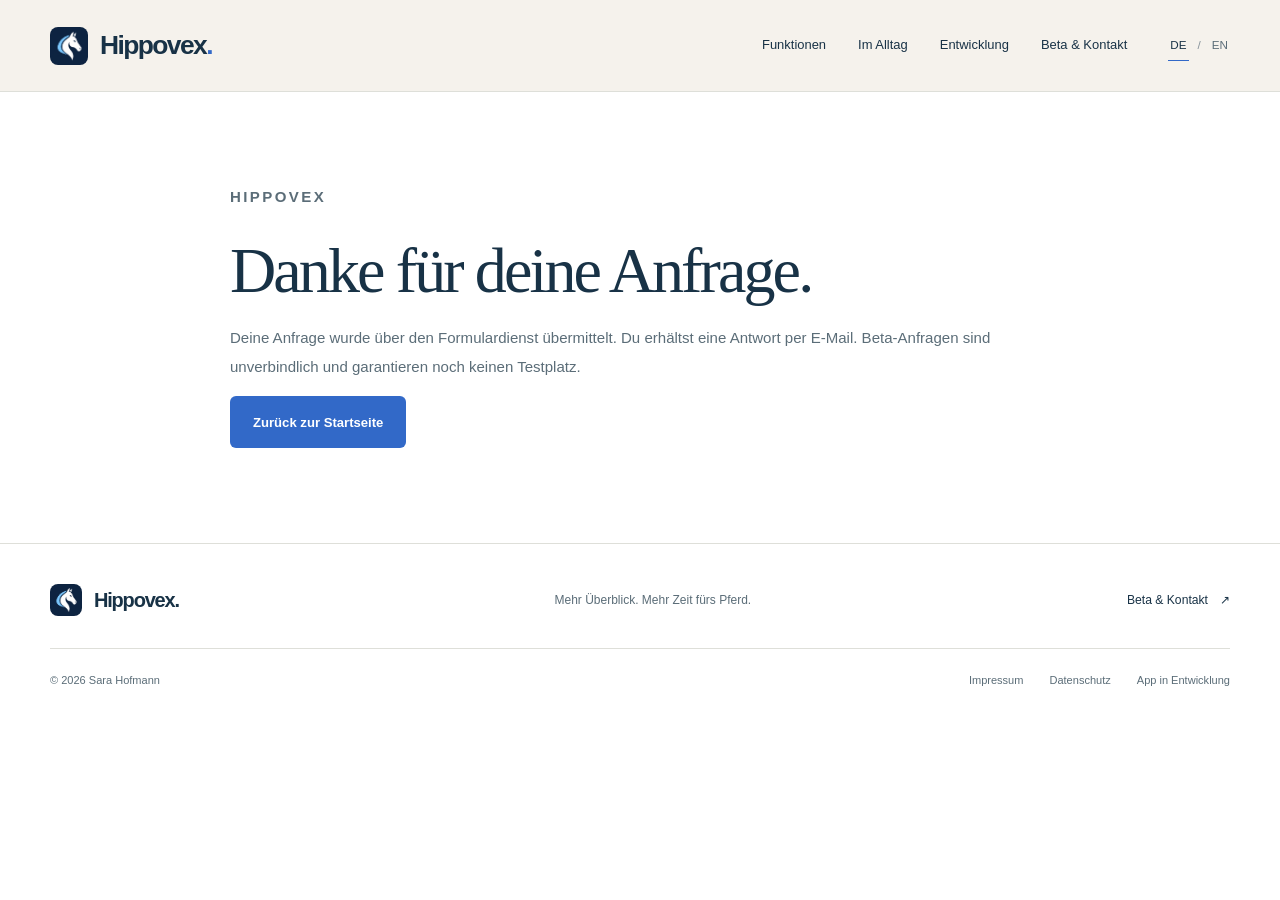
<file: danke.html>
<!doctype html>
<html lang="de"><head><meta charset="utf-8"><meta name="viewport" content="width=device-width, initial-scale=1"><title>Danke für deine Anfrage | Hippovex</title><meta name="description" content="Danke für deine Anfrage – Hippovex."><meta name="robots" content="noindex, follow"><meta name="theme-color" content="#f5f2ec"><link rel="canonical" href="https://hippovex.de/danke.html"><link rel="alternate" hreflang="de" href="https://hippovex.de/danke.html"><link rel="alternate" hreflang="en" href="https://hippovex.de/en/danke.html"><link rel="alternate" hreflang="x-default" href="https://hippovex.de/danke.html"><link rel="icon" href="./assets/hippovex-logo.png"><link rel="stylesheet" href="./styles.css?v=20261029-beta"><script src="./site.js" defer></script></head><body><a class="skip-link" href="#main">Zum Inhalt springen</a><header class="site-header"><div class="wrap header-inner"><a class="brand" href="./" aria-label="Hippovex Startseite"><img src="./assets/hippovex-logo.png" alt="" width="42" height="42"><span>Hippovex<span class="brand-dot">.</span></span></a>
<button class="menu-toggle" type="button" aria-expanded="false" aria-controls="navigation" aria-label="Menü öffnen" data-menu><span></span><span></span></button>
<nav id="navigation" aria-label="Hauptnavigation"><a href="./#funktionen">Funktionen</a><a href="./#alltag">Im Alltag</a><a href="./#entwicklung">Entwicklung</a><a href="./#kontakt">Beta & Kontakt</a><div class="languages"><a href="./danke.html" lang="de" hreflang="de" aria-current="page">DE</a><span>/</span><a href="./en/danke.html" lang="en" hreflang="en" >EN</a></div></nav></div></header><main id="main" class="legal wrap"><p class="eyebrow">HIPPOVEX</p><h1>Danke für deine Anfrage.</h1><p>Deine Anfrage wurde über den Formulardienst übermittelt. Du erhältst eine Antwort per E-Mail. Beta-Anfragen sind unverbindlich und garantieren noch keinen Testplatz.</p><p><a class="button button-primary" href="./">Zurück zur Startseite</a></p></main><footer><div class="wrap footer-top"><a class="brand" href="./"><img src="./assets/hippovex-logo.png" width="40" height="40" alt=""><span>Hippovex.</span></a><p>Mehr Überblick. Mehr Zeit fürs Pferd.</p><a href="./#kontakt">Beta & Kontakt <span aria-hidden="true">↗</span></a></div><div class="wrap footer-bottom"><span>© 2026 Sara Hofmann</span><div><a href="./impressum.html">Impressum</a><a href="./datenschutz.html">Datenschutz</a><a href="./#entwicklung">App in Entwicklung</a></div></div></footer></body></html>
</file>
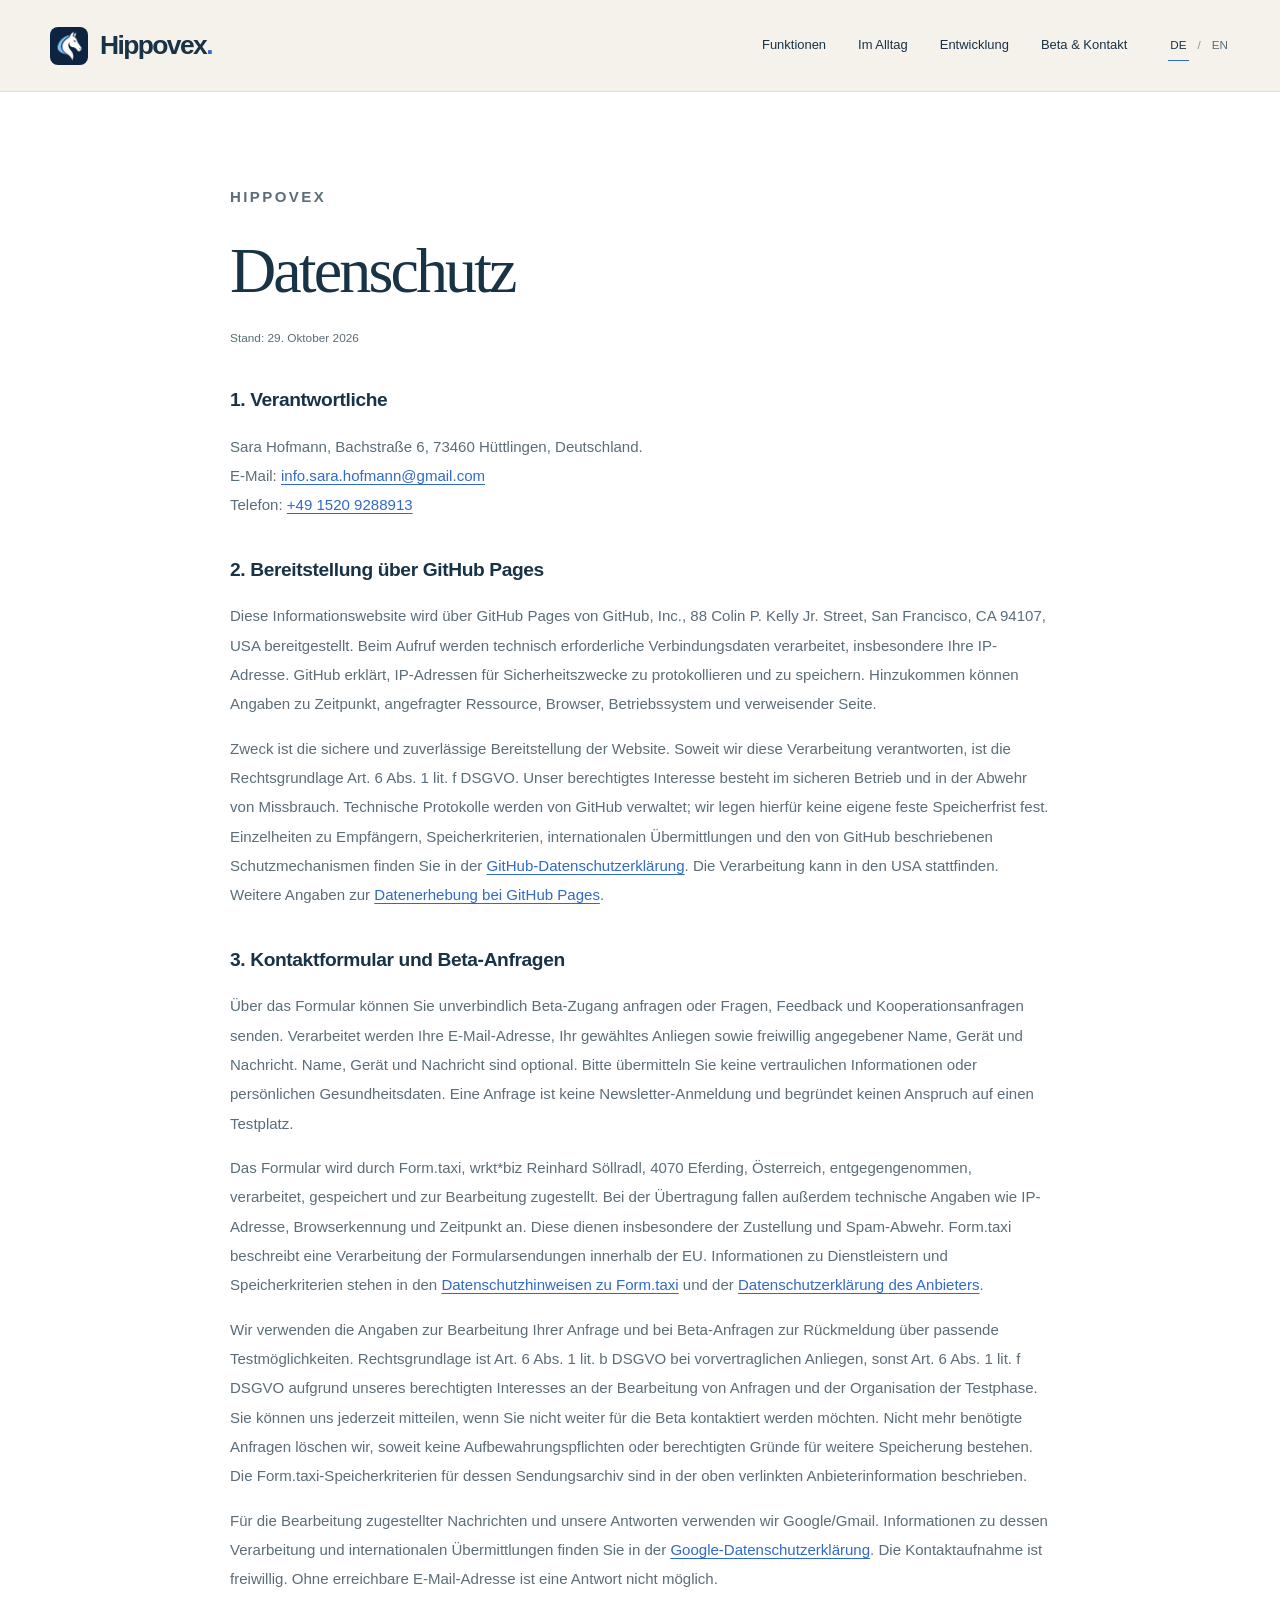
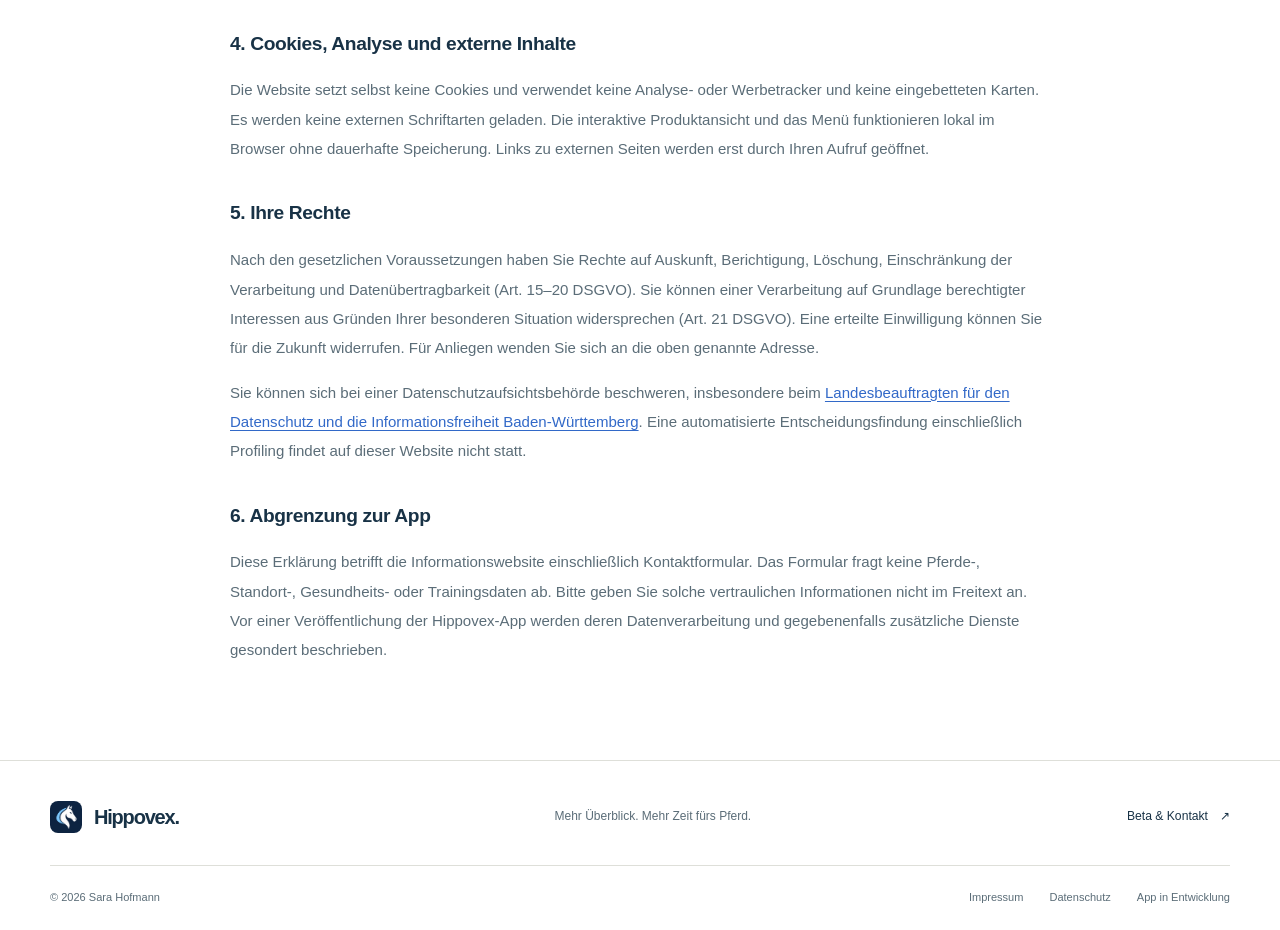
<file: datenschutz.html>
<!doctype html>
<html lang="de"><head><meta charset="utf-8"><meta name="viewport" content="width=device-width, initial-scale=1">
<title>Datenschutz | Hippovex</title><meta name="description" content="Datenschutz – Hippovex, Sara Hofmann."><meta name="theme-color" content="#f5f2ec">
<meta name="robots" content="noindex, follow">
<link rel="canonical" href="https://hippovex.de/datenschutz.html"><link rel="alternate" hreflang="de" href="https://hippovex.de/datenschutz.html"><link rel="alternate" hreflang="en" href="https://hippovex.de/en/datenschutz.html"><link rel="alternate" hreflang="x-default" href="https://hippovex.de/datenschutz.html">
<meta property="og:type" content="website"><meta property="og:site_name" content="Hippovex"><meta property="og:title" content="Datenschutz | Hippovex"><meta property="og:description" content="Datenschutz – Hippovex, Sara Hofmann."><meta property="og:url" content="https://hippovex.de/datenschutz.html"><meta property="og:image" content="https://hippovex.de/assets/hippovex-logo.png"><meta property="og:image:alt" content="Hippovex"><meta property="og:locale" content="de_DE"><meta name="twitter:card" content="summary">
<link rel="icon" type="image/png" href="./assets/hippovex-logo.png"><link rel="apple-touch-icon" href="./assets/hippovex-logo.png"><link rel="stylesheet" href="./styles.css?v=20261029-beta"><script src="./site.js" defer></script>
</head><body><a class="skip-link" href="#main">Zum Inhalt springen</a>
<header class="site-header"><div class="wrap header-inner"><a class="brand" href="./index.html" aria-label="Hippovex Startseite"><img src="./assets/hippovex-logo.png" alt="" width="42" height="42"><span>Hippovex<span class="brand-dot">.</span></span></a>
<button class="menu-toggle" type="button" aria-expanded="false" aria-controls="navigation" aria-label="Menü öffnen" data-menu><span></span><span></span></button>
<nav id="navigation" aria-label="Hauptnavigation"><a href="./index.html#funktionen">Funktionen</a><a href="./index.html#alltag">Im Alltag</a><a href="./index.html#entwicklung">Entwicklung</a><a href="./index.html#kontakt">Beta & Kontakt</a><div class="languages"><a href="./datenschutz.html" lang="de" hreflang="de" aria-current="page">DE</a><span>/</span><a href="./en/datenschutz.html" lang="en" hreflang="en" >EN</a></div></nav></div></header><main id="main" class="legal wrap"><p class="eyebrow">HIPPOVEX</p><h1>Datenschutz</h1><p class="updated">Stand: 29. Oktober 2026</p><h2>1. Verantwortliche</h2><p>Sara Hofmann, Bachstraße 6, 73460 Hüttlingen, Deutschland.<br>E-Mail: <a href="mailto:info.sara.hofmann@gmail.com">info.sara.hofmann@gmail.com</a><br>Telefon: <a href="tel:+4915209288913">+49 1520 9288913</a></p>
<h2>2. Bereitstellung über GitHub Pages</h2><p>Diese Informationswebsite wird über GitHub Pages von GitHub, Inc., 88 Colin P. Kelly Jr. Street, San Francisco, CA 94107, USA bereitgestellt. Beim Aufruf werden technisch erforderliche Verbindungsdaten verarbeitet, insbesondere Ihre IP-Adresse. GitHub erklärt, IP-Adressen für Sicherheitszwecke zu protokollieren und zu speichern. Hinzukommen können Angaben zu Zeitpunkt, angefragter Ressource, Browser, Betriebssystem und verweisender Seite.</p><p>Zweck ist die sichere und zuverlässige Bereitstellung der Website. Soweit wir diese Verarbeitung verantworten, ist die Rechtsgrundlage Art. 6 Abs. 1 lit. f DSGVO. Unser berechtigtes Interesse besteht im sicheren Betrieb und in der Abwehr von Missbrauch. Technische Protokolle werden von GitHub verwaltet; wir legen hierfür keine eigene feste Speicherfrist fest. Einzelheiten zu Empfängern, Speicherkriterien, internationalen Übermittlungen und den von GitHub beschriebenen Schutzmechanismen finden Sie in der <a href="https://docs.github.com/en/site-policy/privacy-policies/github-general-privacy-statement">GitHub-Datenschutzerklärung</a>. Die Verarbeitung kann in den USA stattfinden. Weitere Angaben zur <a href="https://docs.github.com/en/pages/getting-started-with-github-pages/what-is-github-pages#data-collection">Datenerhebung bei GitHub Pages</a>.</p>
<h2>3. Kontaktformular und Beta-Anfragen</h2>
<p>Über das Formular können Sie unverbindlich Beta-Zugang anfragen oder Fragen, Feedback und Kooperationsanfragen senden. Verarbeitet werden Ihre E-Mail-Adresse, Ihr gewähltes Anliegen sowie freiwillig angegebener Name, Gerät und Nachricht. Name, Gerät und Nachricht sind optional. Bitte übermitteln Sie keine vertraulichen Informationen oder persönlichen Gesundheitsdaten. Eine Anfrage ist keine Newsletter-Anmeldung und begründet keinen Anspruch auf einen Testplatz.</p>
<p>Das Formular wird durch Form.taxi, wrkt*biz Reinhard Söllradl, 4070 Eferding, Österreich, entgegengenommen, verarbeitet, gespeichert und zur Bearbeitung zugestellt. Bei der Übertragung fallen außerdem technische Angaben wie IP-Adresse, Browserkennung und Zeitpunkt an. Diese dienen insbesondere der Zustellung und Spam-Abwehr. Form.taxi beschreibt eine Verarbeitung der Formularsendungen innerhalb der EU. Informationen zu Dienstleistern und Speicherkriterien stehen in den <a href="https://docs.form.taxi/de/privacy">Datenschutzhinweisen zu Form.taxi</a> und der <a href="https://form.taxi/de/privacy">Datenschutzerklärung des Anbieters</a>.</p>
<p>Wir verwenden die Angaben zur Bearbeitung Ihrer Anfrage und bei Beta-Anfragen zur Rückmeldung über passende Testmöglichkeiten. Rechtsgrundlage ist Art. 6 Abs. 1 lit. b DSGVO bei vorvertraglichen Anliegen, sonst Art. 6 Abs. 1 lit. f DSGVO aufgrund unseres berechtigten Interesses an der Bearbeitung von Anfragen und der Organisation der Testphase. Sie können uns jederzeit mitteilen, wenn Sie nicht weiter für die Beta kontaktiert werden möchten. Nicht mehr benötigte Anfragen löschen wir, soweit keine Aufbewahrungspflichten oder berechtigten Gründe für weitere Speicherung bestehen. Die Form.taxi-Speicherkriterien für dessen Sendungsarchiv sind in der oben verlinkten Anbieterinformation beschrieben.</p>
<p>Für die Bearbeitung zugestellter Nachrichten und unsere Antworten verwenden wir Google/Gmail. Informationen zu dessen Verarbeitung und internationalen Übermittlungen finden Sie in der <a href="https://policies.google.com/privacy?hl=de">Google-Datenschutzerklärung</a>. Die Kontaktaufnahme ist freiwillig. Ohne erreichbare E-Mail-Adresse ist eine Antwort nicht möglich.</p>
<h2>4. Cookies, Analyse und externe Inhalte</h2><p>Die Website setzt selbst keine Cookies und verwendet keine Analyse- oder Werbetracker und keine eingebetteten Karten. Es werden keine externen Schriftarten geladen. Die interaktive Produktansicht und das Menü funktionieren lokal im Browser ohne dauerhafte Speicherung. Links zu externen Seiten werden erst durch Ihren Aufruf geöffnet.</p>
<h2>5. Ihre Rechte</h2><p>Nach den gesetzlichen Voraussetzungen haben Sie Rechte auf Auskunft, Berichtigung, Löschung, Einschränkung der Verarbeitung und Datenübertragbarkeit (Art. 15–20 DSGVO). Sie können einer Verarbeitung auf Grundlage berechtigter Interessen aus Gründen Ihrer besonderen Situation widersprechen (Art. 21 DSGVO). Eine erteilte Einwilligung können Sie für die Zukunft widerrufen. Für Anliegen wenden Sie sich an die oben genannte Adresse.</p><p>Sie können sich bei einer Datenschutzaufsichtsbehörde beschweren, insbesondere beim <a href="https://www.baden-wuerttemberg.datenschutz.de/">Landesbeauftragten für den Datenschutz und die Informationsfreiheit Baden-Württemberg</a>. Eine automatisierte Entscheidungsfindung einschließlich Profiling findet auf dieser Website nicht statt.</p>
<h2>6. Abgrenzung zur App</h2><p>Diese Erklärung betrifft die Informationswebsite einschließlich Kontaktformular. Das Formular fragt keine Pferde-, Standort-, Gesundheits- oder Trainingsdaten ab. Bitte geben Sie solche vertraulichen Informationen nicht im Freitext an. Vor einer Veröffentlichung der Hippovex-App werden deren Datenverarbeitung und gegebenenfalls zusätzliche Dienste gesondert beschrieben.</p></main><footer><div class="wrap footer-top"><a class="brand" href="./"><img src="./assets/hippovex-logo.png" width="40" height="40" alt=""><span>Hippovex.</span></a><p>Mehr Überblick. Mehr Zeit fürs Pferd.</p><a href="./#kontakt">Beta & Kontakt <span aria-hidden="true">↗</span></a></div><div class="wrap footer-bottom"><span>© 2026 Sara Hofmann</span><div><a href="./impressum.html">Impressum</a><a href="./datenschutz.html">Datenschutz</a><a href="./#entwicklung">App in Entwicklung</a></div></div></footer></body></html>
</file>
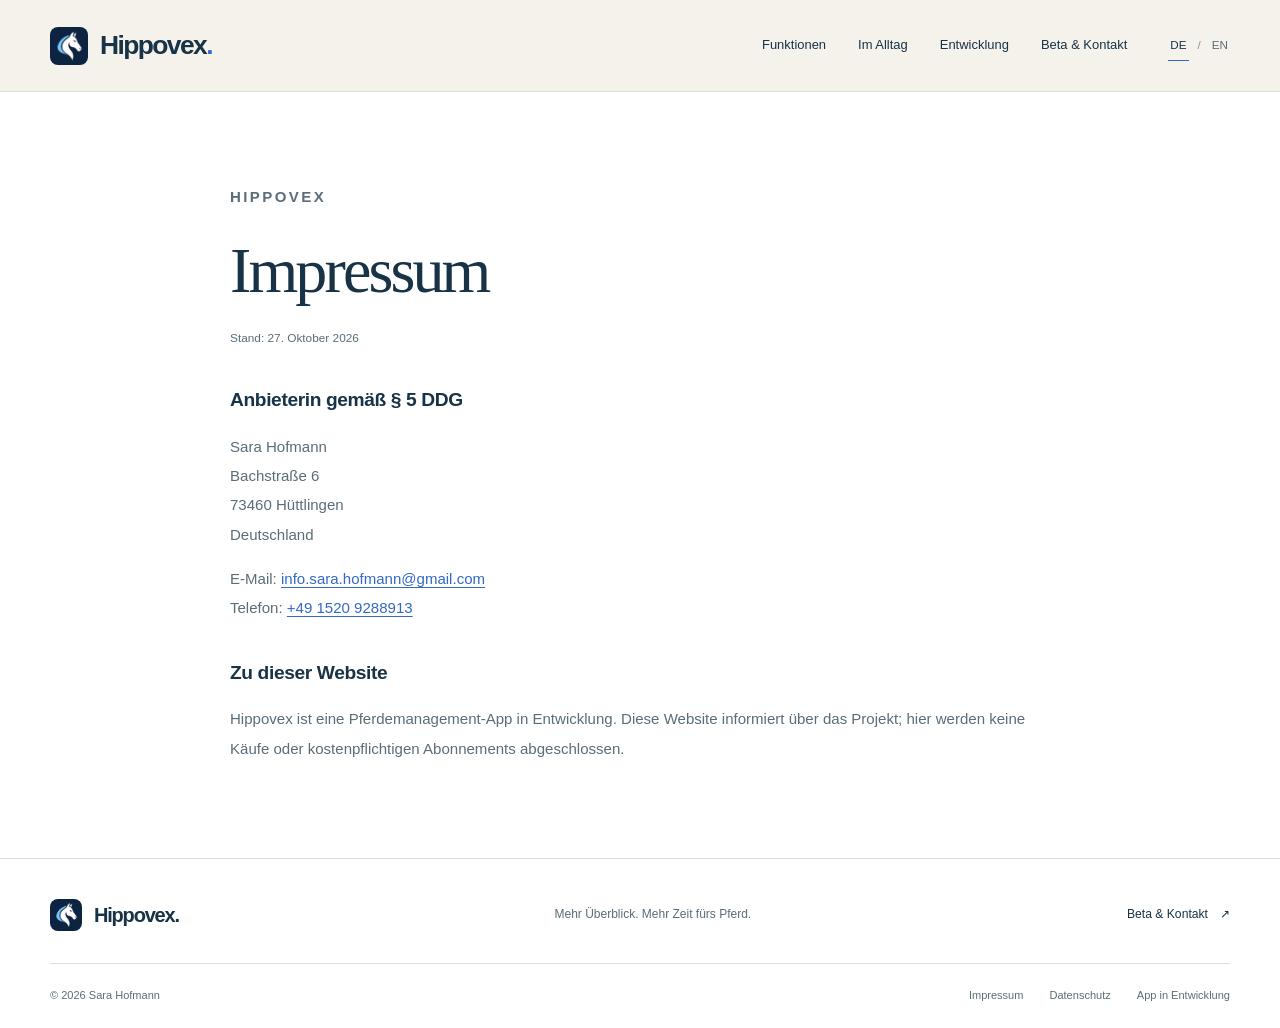
<file: impressum.html>
<!doctype html>
<html lang="de"><head><meta charset="utf-8"><meta name="viewport" content="width=device-width, initial-scale=1">
<title>Impressum | Hippovex</title><meta name="description" content="Impressum – Hippovex, Sara Hofmann."><meta name="theme-color" content="#f5f2ec">
<meta name="robots" content="noindex, follow">
<link rel="canonical" href="https://hippovex.de/impressum.html"><link rel="alternate" hreflang="de" href="https://hippovex.de/impressum.html"><link rel="alternate" hreflang="en" href="https://hippovex.de/en/impressum.html"><link rel="alternate" hreflang="x-default" href="https://hippovex.de/impressum.html">
<meta property="og:type" content="website"><meta property="og:site_name" content="Hippovex"><meta property="og:title" content="Impressum | Hippovex"><meta property="og:description" content="Impressum – Hippovex, Sara Hofmann."><meta property="og:url" content="https://hippovex.de/impressum.html"><meta property="og:image" content="https://hippovex.de/assets/hippovex-logo.png"><meta property="og:image:alt" content="Hippovex"><meta property="og:locale" content="de_DE"><meta name="twitter:card" content="summary">
<link rel="icon" type="image/png" href="./assets/hippovex-logo.png"><link rel="apple-touch-icon" href="./assets/hippovex-logo.png"><link rel="stylesheet" href="./styles.css?v=20261029-beta"><script src="./site.js" defer></script>
</head><body><a class="skip-link" href="#main">Zum Inhalt springen</a>
<header class="site-header"><div class="wrap header-inner"><a class="brand" href="./index.html" aria-label="Hippovex Startseite"><img src="./assets/hippovex-logo.png" alt="" width="42" height="42"><span>Hippovex<span class="brand-dot">.</span></span></a>
<button class="menu-toggle" type="button" aria-expanded="false" aria-controls="navigation" aria-label="Menü öffnen" data-menu><span></span><span></span></button>
<nav id="navigation" aria-label="Hauptnavigation"><a href="./index.html#funktionen">Funktionen</a><a href="./index.html#alltag">Im Alltag</a><a href="./index.html#entwicklung">Entwicklung</a><a href="./index.html#kontakt">Beta & Kontakt</a><div class="languages"><a href="./impressum.html" lang="de" hreflang="de" aria-current="page">DE</a><span>/</span><a href="./en/impressum.html" lang="en" hreflang="en" >EN</a></div></nav></div></header><main id="main" class="legal wrap"><p class="eyebrow">HIPPOVEX</p><h1>Impressum</h1><p class="updated">Stand: 27. Oktober 2026</p><h2>Anbieterin gemäß § 5 DDG</h2><address>Sara Hofmann<br>Bachstraße 6<br>73460 Hüttlingen<br>Deutschland</address><p>E-Mail: <a href="mailto:info.sara.hofmann@gmail.com">info.sara.hofmann@gmail.com</a><br>Telefon: <a href="tel:+4915209288913">+49 1520 9288913</a></p><h2>Zu dieser Website</h2><p>Hippovex ist eine Pferdemanagement-App in Entwicklung. Diese Website informiert über das Projekt; hier werden keine Käufe oder kostenpflichtigen Abonnements abgeschlossen.</p></main><footer><div class="wrap footer-top"><a class="brand" href="./"><img src="./assets/hippovex-logo.png" width="40" height="40" alt=""><span>Hippovex.</span></a><p>Mehr Überblick. Mehr Zeit fürs Pferd.</p><a href="./#kontakt">Beta & Kontakt <span aria-hidden="true">↗</span></a></div><div class="wrap footer-bottom"><span>© 2026 Sara Hofmann</span><div><a href="./impressum.html">Impressum</a><a href="./datenschutz.html">Datenschutz</a><a href="./#entwicklung">App in Entwicklung</a></div></div></footer></body></html>
</file>
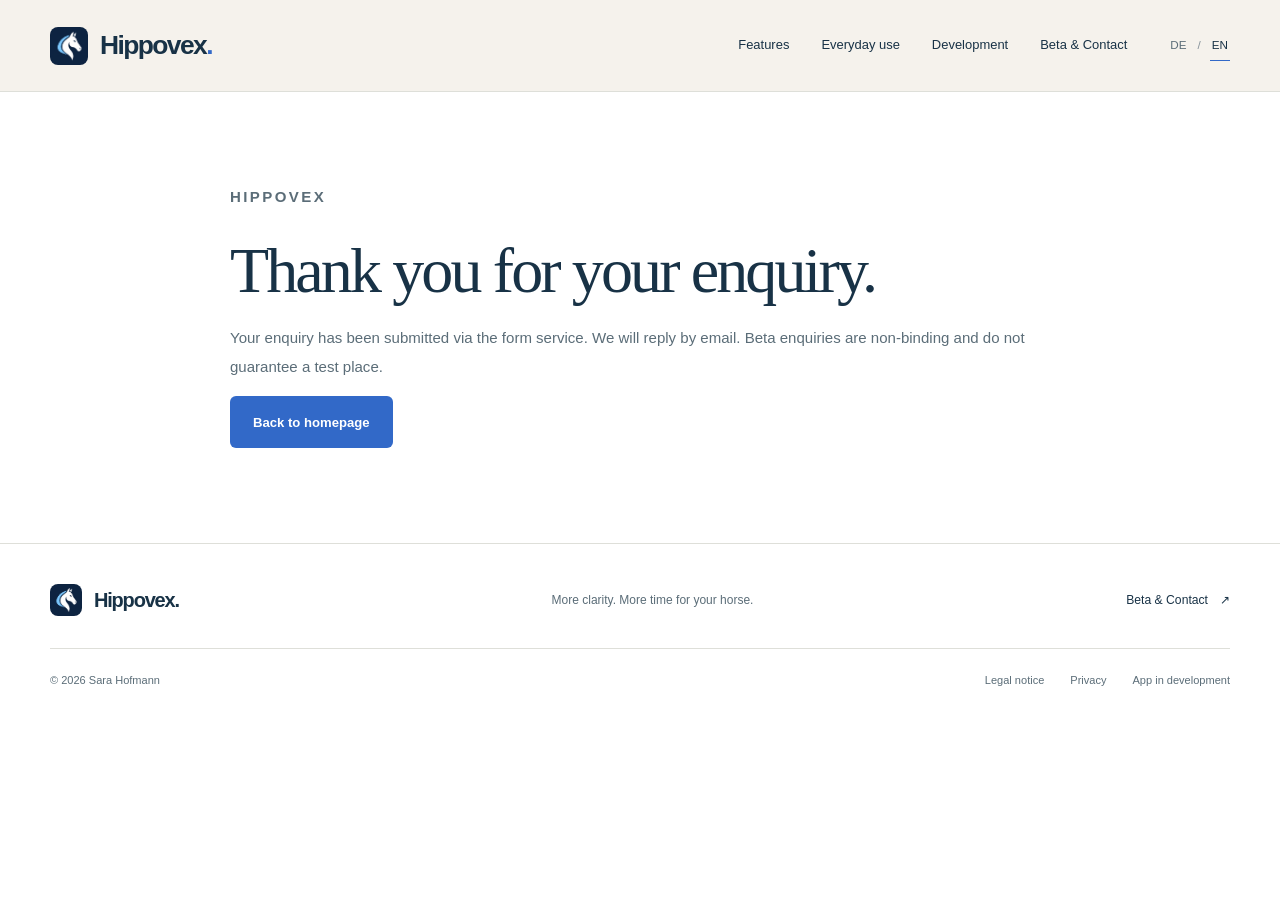
<file: en/danke.html>
<!doctype html>
<html lang="en"><head><meta charset="utf-8"><meta name="viewport" content="width=device-width, initial-scale=1"><title>Thank you for your enquiry | Hippovex</title><meta name="description" content="Thank you for your enquiry – Hippovex."><meta name="robots" content="noindex, follow"><meta name="theme-color" content="#f5f2ec"><link rel="canonical" href="https://hippovex.de/en/danke.html"><link rel="alternate" hreflang="de" href="https://hippovex.de/danke.html"><link rel="alternate" hreflang="en" href="https://hippovex.de/en/danke.html"><link rel="alternate" hreflang="x-default" href="https://hippovex.de/danke.html"><link rel="icon" href="../assets/hippovex-logo.png"><link rel="stylesheet" href="../styles.css?v=20261029-beta"><script src="../site.js" defer></script></head><body><a class="skip-link" href="#main">Skip to content</a><header class="site-header"><div class="wrap header-inner"><a class="brand" href="./" aria-label="Hippovex home"><img src="../assets/hippovex-logo.png" alt="" width="42" height="42"><span>Hippovex<span class="brand-dot">.</span></span></a>
<button class="menu-toggle" type="button" aria-expanded="false" aria-controls="navigation" aria-label="Open menu" data-menu><span></span><span></span></button>
<nav id="navigation" aria-label="Main navigation"><a href="./#funktionen">Features</a><a href="./#alltag">Everyday use</a><a href="./#entwicklung">Development</a><a href="./#kontakt">Beta & Contact</a><div class="languages"><a href="../danke.html" lang="de" hreflang="de" >DE</a><span>/</span><a href="./danke.html" lang="en" hreflang="en" aria-current="page">EN</a></div></nav></div></header><main id="main" class="legal wrap"><p class="eyebrow">HIPPOVEX</p><h1>Thank you for your enquiry.</h1><p>Your enquiry has been submitted via the form service. We will reply by email. Beta enquiries are non-binding and do not guarantee a test place.</p><p><a class="button button-primary" href="./">Back to homepage</a></p></main><footer><div class="wrap footer-top"><a class="brand" href="./"><img src="../assets/hippovex-logo.png" width="40" height="40" alt=""><span>Hippovex.</span></a><p>More clarity. More time for your horse.</p><a href="./#kontakt">Beta & Contact <span aria-hidden="true">↗</span></a></div><div class="wrap footer-bottom"><span>© 2026 Sara Hofmann</span><div><a href="./impressum.html">Legal notice</a><a href="./datenschutz.html">Privacy</a><a href="./#entwicklung">App in development</a></div></div></footer></body></html>
</file>
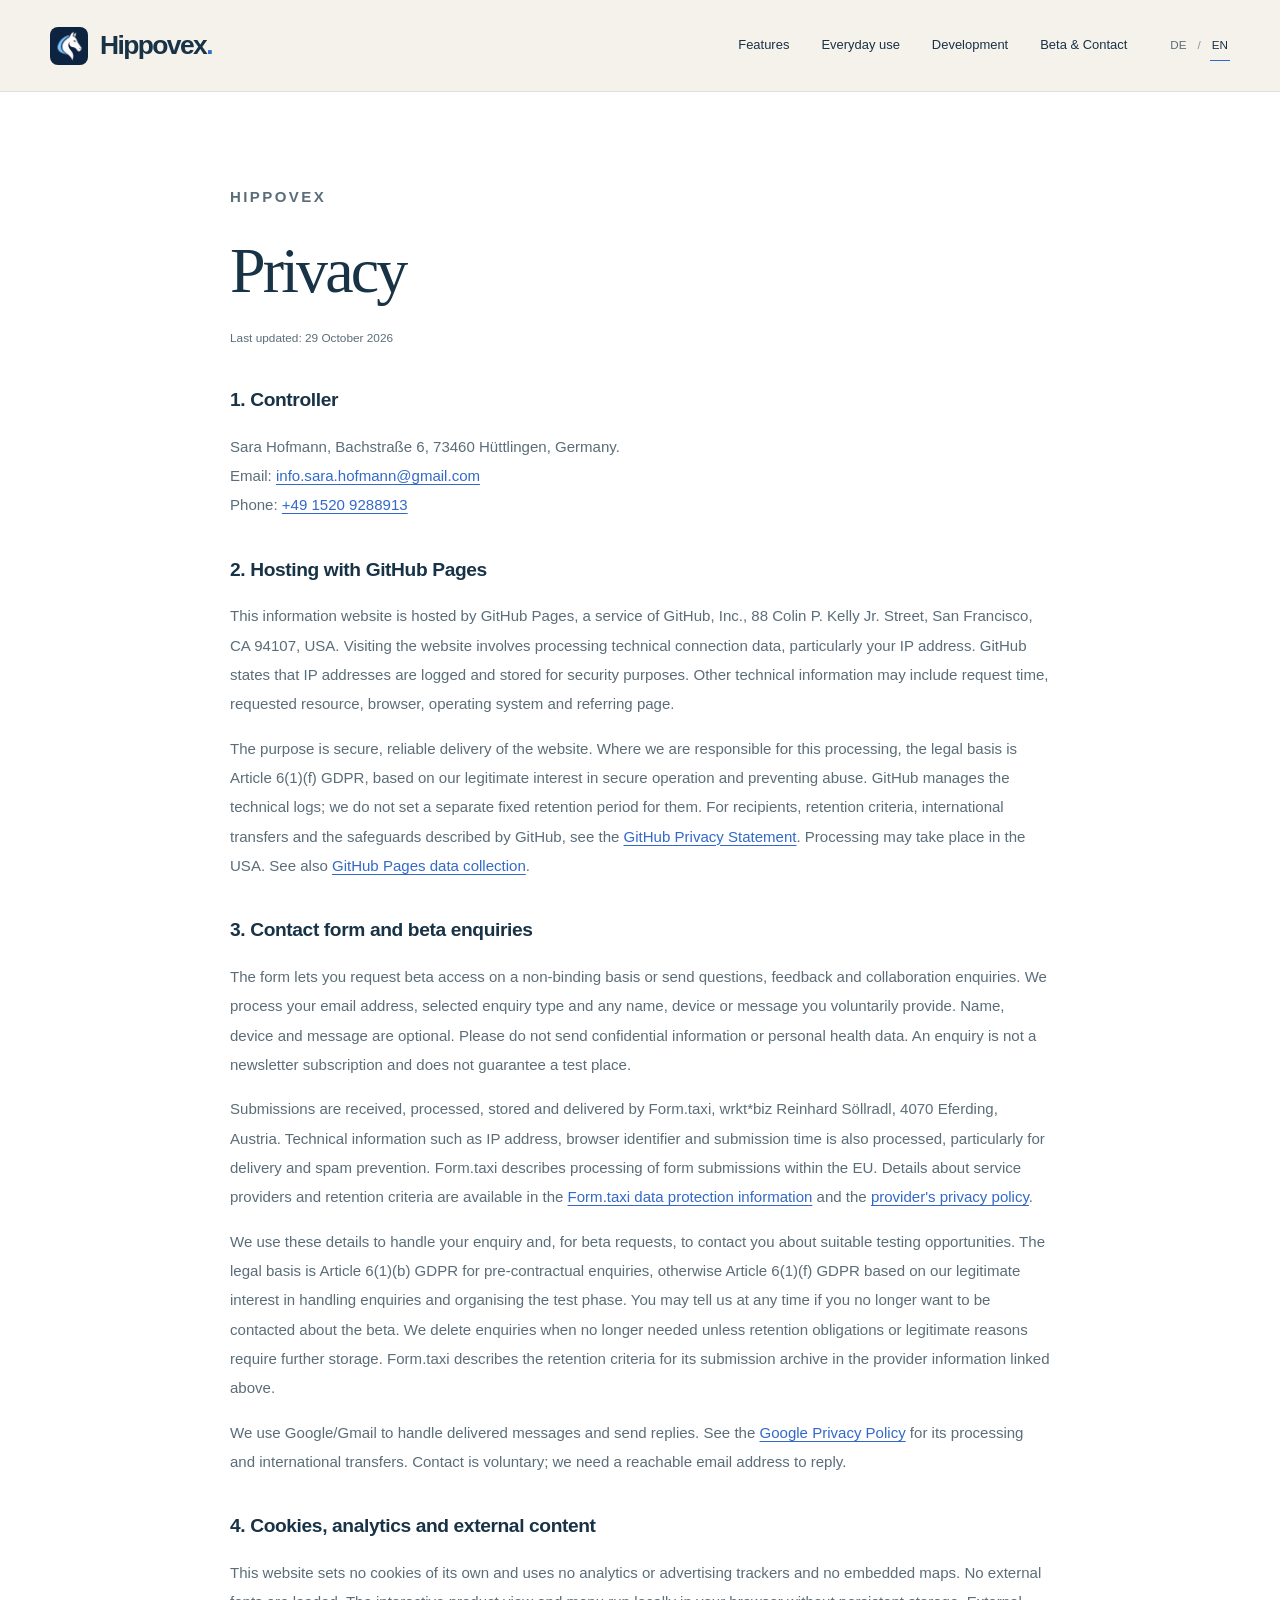
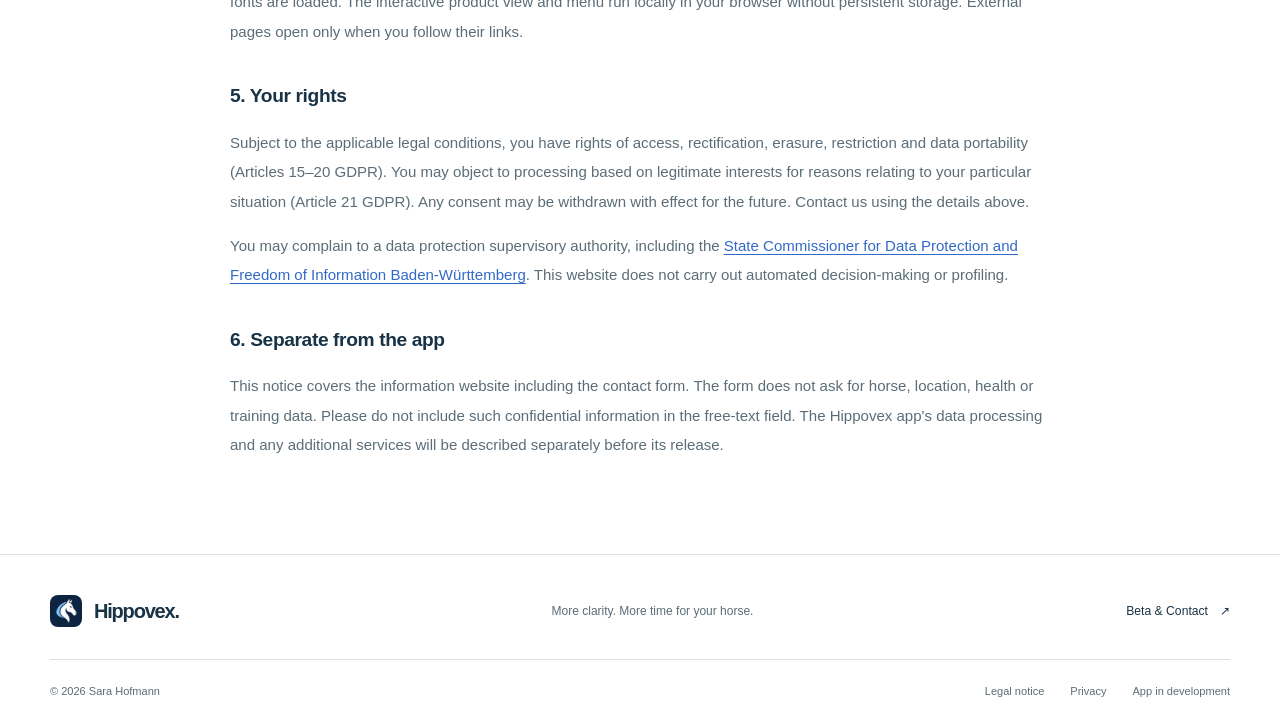
<file: en/datenschutz.html>
<!doctype html>
<html lang="en"><head><meta charset="utf-8"><meta name="viewport" content="width=device-width, initial-scale=1">
<title>Privacy | Hippovex</title><meta name="description" content="Privacy – Hippovex, Sara Hofmann."><meta name="theme-color" content="#f5f2ec">
<meta name="robots" content="noindex, follow">
<link rel="canonical" href="https://hippovex.de/en/datenschutz.html"><link rel="alternate" hreflang="de" href="https://hippovex.de/datenschutz.html"><link rel="alternate" hreflang="en" href="https://hippovex.de/en/datenschutz.html"><link rel="alternate" hreflang="x-default" href="https://hippovex.de/datenschutz.html">
<meta property="og:type" content="website"><meta property="og:site_name" content="Hippovex"><meta property="og:title" content="Privacy | Hippovex"><meta property="og:description" content="Privacy – Hippovex, Sara Hofmann."><meta property="og:url" content="https://hippovex.de/en/datenschutz.html"><meta property="og:image" content="https://hippovex.de/assets/hippovex-logo.png"><meta property="og:image:alt" content="Hippovex"><meta property="og:locale" content="en_GB"><meta name="twitter:card" content="summary">
<link rel="icon" type="image/png" href="../assets/hippovex-logo.png"><link rel="apple-touch-icon" href="../assets/hippovex-logo.png"><link rel="stylesheet" href="../styles.css?v=20261029-beta"><script src="../site.js" defer></script>
</head><body><a class="skip-link" href="#main">Skip to content</a>
<header class="site-header"><div class="wrap header-inner"><a class="brand" href="./index.html" aria-label="Hippovex home"><img src="../assets/hippovex-logo.png" alt="" width="42" height="42"><span>Hippovex<span class="brand-dot">.</span></span></a>
<button class="menu-toggle" type="button" aria-expanded="false" aria-controls="navigation" aria-label="Open menu" data-menu><span></span><span></span></button>
<nav id="navigation" aria-label="Main navigation"><a href="./index.html#funktionen">Features</a><a href="./index.html#alltag">Everyday use</a><a href="./index.html#entwicklung">Development</a><a href="./index.html#kontakt">Beta & Contact</a><div class="languages"><a href="../datenschutz.html" lang="de" hreflang="de" >DE</a><span>/</span><a href="./datenschutz.html" lang="en" hreflang="en" aria-current="page">EN</a></div></nav></div></header><main id="main" class="legal wrap"><p class="eyebrow">HIPPOVEX</p><h1>Privacy</h1><p class="updated">Last updated: 29 October 2026</p><h2>1. Controller</h2><p>Sara Hofmann, Bachstraße 6, 73460 Hüttlingen, Germany.<br>Email: <a href="mailto:info.sara.hofmann@gmail.com">info.sara.hofmann@gmail.com</a><br>Phone: <a href="tel:+4915209288913">+49 1520 9288913</a></p>
<h2>2. Hosting with GitHub Pages</h2><p>This information website is hosted by GitHub Pages, a service of GitHub, Inc., 88 Colin P. Kelly Jr. Street, San Francisco, CA 94107, USA. Visiting the website involves processing technical connection data, particularly your IP address. GitHub states that IP addresses are logged and stored for security purposes. Other technical information may include request time, requested resource, browser, operating system and referring page.</p><p>The purpose is secure, reliable delivery of the website. Where we are responsible for this processing, the legal basis is Article 6(1)(f) GDPR, based on our legitimate interest in secure operation and preventing abuse. GitHub manages the technical logs; we do not set a separate fixed retention period for them. For recipients, retention criteria, international transfers and the safeguards described by GitHub, see the <a href="https://docs.github.com/en/site-policy/privacy-policies/github-general-privacy-statement">GitHub Privacy Statement</a>. Processing may take place in the USA. See also <a href="https://docs.github.com/en/pages/getting-started-with-github-pages/what-is-github-pages#data-collection">GitHub Pages data collection</a>.</p>
<h2>3. Contact form and beta enquiries</h2>
<p>The form lets you request beta access on a non-binding basis or send questions, feedback and collaboration enquiries. We process your email address, selected enquiry type and any name, device or message you voluntarily provide. Name, device and message are optional. Please do not send confidential information or personal health data. An enquiry is not a newsletter subscription and does not guarantee a test place.</p>
<p>Submissions are received, processed, stored and delivered by Form.taxi, wrkt*biz Reinhard Söllradl, 4070 Eferding, Austria. Technical information such as IP address, browser identifier and submission time is also processed, particularly for delivery and spam prevention. Form.taxi describes processing of form submissions within the EU. Details about service providers and retention criteria are available in the <a href="https://docs.form.taxi/de/privacy">Form.taxi data protection information</a> and the <a href="https://form.taxi/en/privacy">provider's privacy policy</a>.</p>
<p>We use these details to handle your enquiry and, for beta requests, to contact you about suitable testing opportunities. The legal basis is Article 6(1)(b) GDPR for pre-contractual enquiries, otherwise Article 6(1)(f) GDPR based on our legitimate interest in handling enquiries and organising the test phase. You may tell us at any time if you no longer want to be contacted about the beta. We delete enquiries when no longer needed unless retention obligations or legitimate reasons require further storage. Form.taxi describes the retention criteria for its submission archive in the provider information linked above.</p>
<p>We use Google/Gmail to handle delivered messages and send replies. See the <a href="https://policies.google.com/privacy?hl=en">Google Privacy Policy</a> for its processing and international transfers. Contact is voluntary; we need a reachable email address to reply.</p>
<h2>4. Cookies, analytics and external content</h2><p>This website sets no cookies of its own and uses no analytics or advertising trackers and no embedded maps. No external fonts are loaded. The interactive product view and menu run locally in your browser without persistent storage. External pages open only when you follow their links.</p>
<h2>5. Your rights</h2><p>Subject to the applicable legal conditions, you have rights of access, rectification, erasure, restriction and data portability (Articles 15–20 GDPR). You may object to processing based on legitimate interests for reasons relating to your particular situation (Article 21 GDPR). Any consent may be withdrawn with effect for the future. Contact us using the details above.</p><p>You may complain to a data protection supervisory authority, including the <a href="https://www.baden-wuerttemberg.datenschutz.de/">State Commissioner for Data Protection and Freedom of Information Baden-Württemberg</a>. This website does not carry out automated decision-making or profiling.</p>
<h2>6. Separate from the app</h2><p>This notice covers the information website including the contact form. The form does not ask for horse, location, health or training data. Please do not include such confidential information in the free-text field. The Hippovex app's data processing and any additional services will be described separately before its release.</p></main><footer><div class="wrap footer-top"><a class="brand" href="./"><img src="../assets/hippovex-logo.png" width="40" height="40" alt=""><span>Hippovex.</span></a><p>More clarity. More time for your horse.</p><a href="./#kontakt">Beta & Contact <span aria-hidden="true">↗</span></a></div><div class="wrap footer-bottom"><span>© 2026 Sara Hofmann</span><div><a href="./impressum.html">Legal notice</a><a href="./datenschutz.html">Privacy</a><a href="./#entwicklung">App in development</a></div></div></footer></body></html>
</file>
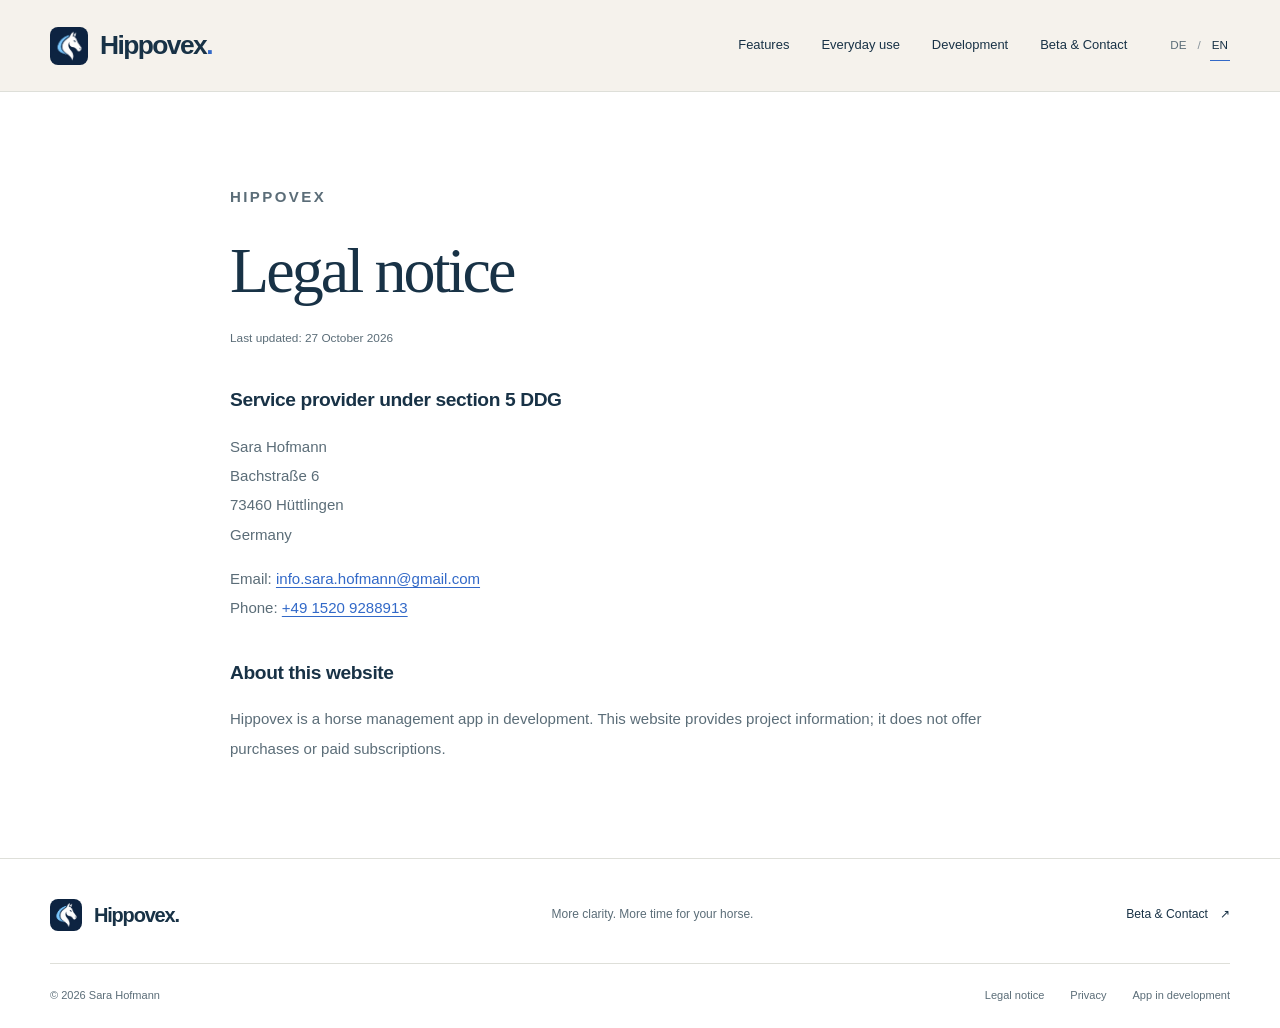
<file: en/impressum.html>
<!doctype html>
<html lang="en"><head><meta charset="utf-8"><meta name="viewport" content="width=device-width, initial-scale=1">
<title>Legal notice | Hippovex</title><meta name="description" content="Legal notice – Hippovex, Sara Hofmann."><meta name="theme-color" content="#f5f2ec">
<meta name="robots" content="noindex, follow">
<link rel="canonical" href="https://hippovex.de/en/impressum.html"><link rel="alternate" hreflang="de" href="https://hippovex.de/impressum.html"><link rel="alternate" hreflang="en" href="https://hippovex.de/en/impressum.html"><link rel="alternate" hreflang="x-default" href="https://hippovex.de/impressum.html">
<meta property="og:type" content="website"><meta property="og:site_name" content="Hippovex"><meta property="og:title" content="Legal notice | Hippovex"><meta property="og:description" content="Legal notice – Hippovex, Sara Hofmann."><meta property="og:url" content="https://hippovex.de/en/impressum.html"><meta property="og:image" content="https://hippovex.de/assets/hippovex-logo.png"><meta property="og:image:alt" content="Hippovex"><meta property="og:locale" content="en_GB"><meta name="twitter:card" content="summary">
<link rel="icon" type="image/png" href="../assets/hippovex-logo.png"><link rel="apple-touch-icon" href="../assets/hippovex-logo.png"><link rel="stylesheet" href="../styles.css?v=20261029-beta"><script src="../site.js" defer></script>
</head><body><a class="skip-link" href="#main">Skip to content</a>
<header class="site-header"><div class="wrap header-inner"><a class="brand" href="./index.html" aria-label="Hippovex home"><img src="../assets/hippovex-logo.png" alt="" width="42" height="42"><span>Hippovex<span class="brand-dot">.</span></span></a>
<button class="menu-toggle" type="button" aria-expanded="false" aria-controls="navigation" aria-label="Open menu" data-menu><span></span><span></span></button>
<nav id="navigation" aria-label="Main navigation"><a href="./index.html#funktionen">Features</a><a href="./index.html#alltag">Everyday use</a><a href="./index.html#entwicklung">Development</a><a href="./index.html#kontakt">Beta & Contact</a><div class="languages"><a href="../impressum.html" lang="de" hreflang="de" >DE</a><span>/</span><a href="./impressum.html" lang="en" hreflang="en" aria-current="page">EN</a></div></nav></div></header><main id="main" class="legal wrap"><p class="eyebrow">HIPPOVEX</p><h1>Legal notice</h1><p class="updated">Last updated: 27 October 2026</p><h2>Service provider under section 5 DDG</h2><address>Sara Hofmann<br>Bachstraße 6<br>73460 Hüttlingen<br>Germany</address><p>Email: <a href="mailto:info.sara.hofmann@gmail.com">info.sara.hofmann@gmail.com</a><br>Phone: <a href="tel:+4915209288913">+49 1520 9288913</a></p><h2>About this website</h2><p>Hippovex is a horse management app in development. This website provides project information; it does not offer purchases or paid subscriptions.</p></main><footer><div class="wrap footer-top"><a class="brand" href="./"><img src="../assets/hippovex-logo.png" width="40" height="40" alt=""><span>Hippovex.</span></a><p>More clarity. More time for your horse.</p><a href="./#kontakt">Beta & Contact <span aria-hidden="true">↗</span></a></div><div class="wrap footer-bottom"><span>© 2026 Sara Hofmann</span><div><a href="./impressum.html">Legal notice</a><a href="./datenschutz.html">Privacy</a><a href="./#entwicklung">App in development</a></div></div></footer></body></html>
</file>
<file: styles.css>
:root{--ink:#183246;--muted:#5b6d78;--blue:#3269c8;--navy:#10243e;--paper:#f5f2ec;--white:#fff;--soft-blue:#e8eff8;--line:#dedfd9;--serif:Georgia,"Times New Roman",serif}
*{box-sizing:border-box}html{scroll-behavior:smooth;scroll-padding-top:105px}body{margin:0;font:16px/1.75 "Segoe UI",Arial,sans-serif;color:var(--ink);background:var(--white);-webkit-font-smoothing:antialiased}a{color:inherit;text-decoration:none}button{font:inherit;cursor:pointer}button,a,summary{-webkit-tap-highlight-color:transparent}img{display:block;max-width:100%}svg{width:24px;height:24px;flex-shrink:0}h1,h2,h3,p{margin:0}h1,h2{font-family:var(--serif);font-weight:400;letter-spacing:-.045em;line-height:1.13}h1{font-size:clamp(3rem,5.25vw,5.4rem)}h2{font-size:clamp(2rem,3.4vw,3.3rem)}h3{font-size:1.15rem;font-weight:600;letter-spacing:-.025em;line-height:1.3}em{color:var(--blue);font-weight:400;font-style:italic}.wrap{width:min(1180px,calc(100% - 88px));margin-inline:auto}.section{padding-block:100px}.eyebrow{margin-bottom:24px;color:var(--muted);font-size:.68rem;font-weight:650;letter-spacing:.16em;line-height:1.8}.eyebrow.light{color:var(--muted)}.skip-link{position:fixed;top:-100px;left:16px;z-index:50;padding:12px 20px;background:var(--white);color:var(--ink)}.skip-link:focus{top:10px}:focus-visible{outline:3px solid var(--blue);outline-offset:5px}
/* Shared masthead */
.site-header{position:sticky;top:0;z-index:20;height:92px;border-bottom:1px solid var(--line);background:var(--paper)}.header-inner{display:flex;justify-content:space-between;align-items:center;gap:28px;height:100%}.brand{display:inline-flex;align-items:center;gap:12px;font-size:1.65rem;font-weight:650;letter-spacing:-.06em;line-height:1}.brand img{width:38px;height:38px;border-radius:8px;object-fit:cover}.brand-dot{color:var(--blue)}nav{display:flex;align-items:center;gap:32px;font-size:.81rem}nav>a{padding-block:9px}nav>a:hover{color:var(--blue)}.languages{display:flex;align-items:center;gap:9px;margin-left:9px;font-size:.73rem}.languages span{color:#87939b}.languages a{padding:5px 2px;color:var(--muted)}.languages a[aria-current]{color:var(--ink);border-bottom:1px solid var(--blue)}.menu-toggle{display:none}
/* Warm editorial hero and a compact phone preview */
.hero{overflow:hidden;background:var(--paper)}.hero-grid{display:grid;grid-template-columns:1.32fr 1fr;gap:76px;align-items:center;padding-block:92px 65px}.hero h1{max-width:680px}.hero h1 em{white-space:nowrap}.hero .eyebrow{margin-bottom:28px}.hero-lead{max-width:470px;margin-top:28px;color:var(--muted);font-size:1rem;line-height:1.95}.actions{display:flex;flex-wrap:wrap;align-items:center;gap:27px;margin-top:30px}.button{display:inline-flex;align-items:center;justify-content:space-between;gap:30px;min-height:52px;padding:13px 23px;border-radius:6px;font-size:.82rem;font-weight:600;transition:background .15s}.button svg{width:20px;height:20px}.button-primary,.button-dark{background:var(--blue);color:var(--white)}.button-primary:hover,.button-dark:hover{background:#2456aa}.text-link{color:var(--muted);font-size:.76rem}.text-link:hover{color:var(--blue)}.text-link span{margin-left:8px;color:var(--blue)}.release-note{display:flex;align-items:center;gap:9px;margin-top:24px;color:var(--muted);font-size:.7rem;line-height:1.6}.status-dot{width:5px;height:5px;border-radius:50%;flex-shrink:0;background:var(--blue)}.hero-bottom{display:flex;justify-content:space-between;gap:24px;padding-block:23px;border-top:1px solid var(--line);color:var(--muted);font-size:.71rem;letter-spacing:.025em}
.product-stage{position:relative;padding:8px 20px 0}.stage-orbit{position:absolute;inset:14% -8% 15%;border-radius:50%;background:var(--soft-blue);pointer-events:none}.phone{position:relative;width:min(100%,320px);margin-inline:auto;padding:13px 21px 17px;border:6px solid #213b55;border-radius:38px;background:#fcfdff;box-shadow:0 23px 45px #142b4112;transform:rotate(2deg)}.phone-notch{width:71px;height:7px;margin:0 auto 21px;border-radius:10px;background:#213b55}.phone-brand{display:flex;justify-content:space-between;align-items:center;gap:10px;margin-bottom:27px;font-size:.9rem;font-weight:650;letter-spacing:-.035em}.phone-brand>span{color:var(--muted);font-size:.69rem;font-weight:400;letter-spacing:0}.phone-greeting{margin-bottom:6px;color:var(--muted);font-size:.73rem}.phone-title{font:650 1.55rem/1.14 "Segoe UI",Arial,sans-serif;letter-spacing:-.045em}.phone-profile{display:flex;align-items:center;gap:12px;padding-block:22px}.phone-avatar{display:grid;place-items:center;width:43px;height:43px;border-radius:50%;background:var(--soft-blue);color:var(--blue);font:1.6rem var(--serif)}.phone-profile strong{display:block;font-size:.86rem;font-weight:600}.phone-profile small{display:block;margin-top:3px;color:var(--muted);font-size:.69rem}.phone-profile>span{margin-left:auto;color:var(--blue)}.app-tabs{display:flex;gap:5px;padding:4px;border-radius:8px;background:var(--soft-blue)}.app-tabs button{flex:1;min-height:40px;padding:7px 4px;border:0;border-radius:5px;background:transparent;color:var(--muted);font-size:.73rem}.app-tabs button[aria-selected=true]{background:var(--white);color:var(--ink);box-shadow:0 1px 3px #1832460c}.app-tabs button:hover{color:var(--blue)}.product-panel{min-height:214px;padding-top:7px}.product-panel[hidden]{display:none}.phone-task{display:flex;align-items:center;gap:11px;padding-block:19px;border-bottom:1px solid #e1e6ec}.phone-task>span{width:36px;flex-shrink:0;color:var(--muted);font-size:.69rem}.phone-task strong{display:block;font-size:.78rem;font-weight:600}.phone-task small{display:block;margin-top:4px;color:var(--muted);font-size:.69rem;line-height:1.6}.phone-task>i{margin-left:auto;color:var(--blue);font-size:.86rem;font-style:normal}.phone-note{margin-top:18px;color:var(--muted);font-size:.69rem;line-height:1.7}.phone-navigation{display:flex;justify-content:space-between;gap:9px;padding-top:14px;border-top:1px solid #e1e6ec;color:var(--muted);font-size:.69rem}.phone-navigation span:first-child{color:var(--blue);font-weight:600}.stage-caption{position:relative;max-width:330px;margin:21px auto 0;color:var(--muted);font-size:.66rem;line-height:1.65;text-align:center}
/* Open rows, without repeated card borders */
.section-heading{max-width:760px}.section-heading>p:last-child{max-width:590px;margin-top:24px;color:var(--muted);font-size:.96rem;line-height:1.95}.feature-grid{display:grid;grid-template-columns:repeat(3,minmax(0,1fr));gap:36px 40px;margin-top:50px}.feature{padding-top:24px;border-top:1px solid var(--line)}.feature-top{display:flex;justify-content:space-between;align-items:center;gap:20px;margin-bottom:20px;color:var(--blue)}.feature-top svg{width:24px;height:24px}.feature-top span{color:var(--muted);font-size:.66rem;letter-spacing:.06em}.feature p{margin-top:13px;color:var(--muted);font-size:.84rem;line-height:1.9}.section-footnote{margin-top:29px;color:var(--muted);font-size:.71rem;line-height:1.8}
.daily{background:var(--paper)}.daily-grid{display:grid;grid-template-columns:1fr 1.1fr;gap:100px;align-items:center}.daily-visual{padding-right:30px}.daily-top{display:flex;justify-content:space-between;align-items:center;margin-bottom:25px;color:var(--muted);font-size:.65rem;letter-spacing:.12em}.daily-top svg{width:20px;height:20px;color:var(--blue)}.daily-visual h3{margin-bottom:29px;font:400 2.15rem/1.2 var(--serif);letter-spacing:-.04em}.day-item{display:flex;align-items:start;gap:24px;padding-block:23px;border-top:1px solid var(--line)}.day-item:last-child{padding-bottom:0}.day-item>span{padding-top:3px;color:var(--blue);font-size:.7rem;letter-spacing:.07em}.day-item strong{font-size:.9rem;font-weight:600}.day-item p{margin-top:7px;color:var(--muted);font-size:.8rem}.daily-copy>p:not(.eyebrow){margin-top:25px;color:var(--muted);font-size:.94rem;line-height:1.95}.check-list{list-style:none;padding:0;margin:27px 0}.check-list li{display:flex;align-items:start;gap:12px;margin-block:15px;font-size:.83rem}.check-list svg{width:17px;height:17px;margin-top:5px;color:var(--blue)}.inline-link{display:inline-flex;align-items:center;gap:18px;padding-bottom:7px;border-bottom:1px solid var(--line);color:var(--blue);font-size:.8rem}.inline-link svg{width:18px;height:18px}
.principles{background:var(--soft-blue)}.principles-grid{display:grid;grid-template-columns:1fr 1fr;gap:100px}.principle-list article{display:flex;gap:24px;padding-block:25px;border-top:1px solid #cbd7e4}.principle-list article:first-child{padding-top:0;border-top:0}.principle-list article:last-child{padding-bottom:0}.principle-list article>span{padding-top:3px;color:var(--blue);font-size:.69rem}.principle-list h3{font-size:1.05rem}.principle-list p{margin-top:12px;color:var(--muted);font-size:.84rem;line-height:1.95}
.development-heading{display:grid;grid-template-columns:1.2fr 1fr;gap:80px;align-items:end}.development-heading>p{max-width:390px;padding-bottom:4px;color:var(--muted);font-size:.92rem;line-height:1.95}.status-grid{display:grid;grid-template-columns:repeat(3,minmax(0,1fr));gap:38px;margin-top:46px}.status-grid article{padding-top:23px;border-top:1px solid var(--line)}.status-label{color:var(--blue);font-size:.65rem;font-weight:600;letter-spacing:.09em}.status-label.muted{color:var(--muted)}.status-grid h3{margin:18px 0 13px}.status-grid p{color:var(--muted);font-size:.84rem;line-height:1.95}
.faq{padding-top:10px}.faq-grid{display:grid;grid-template-columns:1fr 1.5fr;gap:85px}.faq-list{border-top:1px solid var(--line)}details{border-bottom:1px solid var(--line)}summary{display:flex;justify-content:space-between;align-items:center;gap:26px;padding-block:23px;cursor:pointer;list-style:none;font-size:.9rem;font-weight:600;line-height:1.6}summary::-webkit-details-marker{display:none}summary span{flex-shrink:0;color:var(--blue);font-size:1.3rem;font-weight:400}details[open] summary span{transform:rotate(45deg)}details p{max-width:550px;padding-bottom:24px;color:var(--muted);font-size:.84rem;line-height:1.95}
.contact{background:var(--paper);text-align:center}.contact-inner{max-width:800px}.contact p:not(.eyebrow){max-width:530px;margin:25px auto 30px;color:var(--muted);font-size:.95rem;line-height:1.95}.contact small{display:block;margin-top:18px;color:var(--muted);font-size:.69rem}
footer{padding-block:40px 23px;border-top:1px solid var(--line);background:var(--white)}.footer-top{display:flex;justify-content:space-between;align-items:center;gap:30px;padding-bottom:32px;border-bottom:1px solid var(--line)}.footer-top .brand{font-size:1.25rem}.footer-top .brand img{width:32px;height:32px}.footer-top p{color:var(--muted);font-size:.75rem}.footer-top>a:last-child{display:flex;align-items:center;gap:12px;font-size:.76rem}.footer-top>a:last-child svg{width:15px;height:15px;color:var(--blue)}.footer-bottom{display:flex;justify-content:space-between;align-items:center;gap:25px;padding-top:22px;color:var(--muted);font-size:.69rem}.footer-bottom>div{display:flex;gap:26px}.footer-bottom a:hover{text-decoration:underline}
.legal{max-width:820px;padding-block:75px 95px;overflow-wrap:anywhere}.legal h1{font-size:clamp(2.8rem,6vw,4rem)}.legal h2{margin:36px 0 17px;font:600 1.2rem/1.5 "Segoe UI",Arial,sans-serif;letter-spacing:-.02em}.legal p,.legal address{margin-top:15px;color:var(--muted);font-size:.94rem;line-height:1.95}.legal address{font-style:normal}.legal a{color:var(--blue);text-decoration:underline;text-underline-offset:3px}.legal .updated{margin-top:19px;font-size:.74rem}
@media(min-width:1500px){.hero-grid{padding-block:108px 80px}}
@media(max-width:1080px){.wrap{width:calc(100% - 64px)}nav{gap:22px}.hero-grid{gap:40px;padding-block:72px 55px}.hero h1{font-size:3.6rem}.product-stage{padding-inline:10px}.daily-grid,.principles-grid{gap:65px}.feature-grid{gap:32px}.footer-top{gap:20px}.footer-top p{max-width:200px}}
@media(max-width:850px){.wrap{width:calc(100% - 48px)}.section{padding-block:76px}.site-header{height:82px}.brand{gap:9px;font-size:1.45rem}.brand img{width:33px;height:33px}nav{gap:17px;font-size:.75rem}.languages{gap:7px;margin-left:0}.hero-grid{grid-template-columns:1.22fr 1fr;gap:30px;padding-block:60px 47px}.hero h1{font-size:2.8rem}.hero-lead{font-size:.91rem}.hero .eyebrow{font-size:.64rem}.actions{align-items:start;flex-direction:column;gap:18px}.release-note{font-size:.67rem}.phone{padding-inline:17px;border-width:5px;border-radius:34px}.phone-title{font-size:1.35rem}.phone-task{gap:8px}.phone-task>span{width:32px}.phone-task strong{font-size:.73rem}.phone-task small{font-size:.68rem}.stage-caption{font-size:.64rem}.feature-grid{grid-template-columns:repeat(2,minmax(0,1fr))}.daily-grid,.principles-grid{gap:40px}.daily-visual{padding-right:0}.daily-visual h3{font-size:1.8rem}.development-heading{gap:40px}.status-grid{gap:25px}.faq-grid{grid-template-columns:1fr 1.4fr;gap:40px}.footer-top p{display:none}}
@media(max-width:680px){html{scroll-padding-top:90px}.wrap{width:calc(100% - 44px)}.section{padding-block:64px}.site-header{height:76px}.brand{font-size:1.5rem}.brand img{width:34px;height:34px}.menu-toggle{display:flex;flex-direction:column;justify-content:center;gap:6px;width:44px;height:44px;padding:10px;border:1px solid #cbd1d3;border-radius:6px;background:transparent}.menu-toggle span{display:block;width:22px;height:1px;background:var(--ink)}nav{position:absolute;top:76px;left:0;right:0;align-items:stretch;flex-direction:column;gap:3px;padding:18px 25px 25px;border-bottom:1px solid var(--line);background:var(--paper);font-size:.9rem}html.js nav{display:none}html.js nav.is-open{display:flex}.languages{gap:14px;padding-top:12px}.hero-grid{grid-template-columns:1fr;gap:48px;padding-block:48px 38px}.hero-copy{max-width:540px}.hero h1{font-size:clamp(2.48rem,8.4vw,3.75rem);letter-spacing:-.055em}.hero .eyebrow{margin-bottom:23px;font-size:.65rem}.hero-lead{max-width:450px;margin-top:23px;font-size:.97rem}.actions{flex-direction:row;align-items:center;gap:20px;margin-top:26px}.button{min-height:50px;padding:12px 19px;gap:23px;font-size:.8rem}.text-link{font-size:.72rem}.release-note{margin-top:20px;font-size:.69rem}.product-stage{width:min(100%,370px);margin-inline:auto;padding-inline:13px}.stage-orbit{inset:16% -7% 15%}.phone{max-width:310px;padding-inline:20px}.phone-title{font-size:1.5rem}.phone-task strong{font-size:.78rem}.phone-task small{font-size:.69rem}.phone-task{gap:10px}.phone-task>span{width:35px}.stage-caption{margin-top:20px;font-size:.66rem}.hero-bottom{flex-wrap:wrap;gap:15px 24px;padding-block:21px;font-size:.68rem}.section-heading>p:last-child{font-size:.92rem}.eyebrow{margin-bottom:20px;font-size:.65rem}h2{font-size:clamp(2rem,7.8vw,2.8rem)}.feature-grid{gap:28px 24px;margin-top:34px}.feature{padding-top:21px}.feature h3{font-size:1.02rem}.feature p{font-size:.79rem;line-height:1.85}.feature-top{margin-bottom:17px}.feature-top svg{width:22px;height:22px}.section-footnote{font-size:.69rem}.daily-grid{grid-template-columns:1fr;gap:45px}.daily-visual{max-width:450px}.daily-visual h3{font-size:2.15rem}.daily-copy>p:not(.eyebrow){font-size:.91rem}.check-list li{font-size:.82rem}.principles-grid{grid-template-columns:1fr;gap:35px}.principle-list p{font-size:.82rem}.development-heading{grid-template-columns:1fr;gap:24px}.development-heading>p{max-width:450px;font-size:.9rem}.status-grid{grid-template-columns:1fr;gap:29px;margin-top:33px}.status-grid article{padding-top:19px}.status-grid h3{margin-block:14px 12px}.status-grid p{max-width:470px}.faq{padding-top:0}.faq-grid{grid-template-columns:1fr;gap:25px}summary{padding-block:21px;font-size:.87rem}details p{font-size:.82rem}.contact p:not(.eyebrow){font-size:.9rem}.contact small{font-size:.68rem}.footer-top{align-items:start;flex-direction:column;gap:23px;padding-bottom:26px}.footer-bottom{align-items:start;flex-direction:column;gap:18px}.footer-bottom>div{flex-wrap:wrap;gap:18px}.legal{padding-block:50px 70px}.legal p,.legal address{font-size:.91rem}html:not(.js) .site-header{position:relative;height:auto}html:not(.js) .header-inner{flex-wrap:wrap;padding-top:18px}html:not(.js) .menu-toggle{display:none}html:not(.js) nav{position:static;flex-basis:100%;display:flex;flex-direction:row;flex-wrap:wrap;gap:12px;padding:10px 0 18px;border:0}html:not(.js) .languages{padding:0}}
@media(max-width:370px){.wrap{width:calc(100% - 36px)}.hero h1{font-size:2.44rem}.hero h1 em{white-space:normal}.hero-bottom{gap:12px 18px;font-size:.66rem}.phone{padding-inline:14px}.product-stage{padding-inline:8px}.phone-task{gap:8px}.phone-task>span{width:31px}.phone-task strong{font-size:.73rem}.feature-grid{grid-template-columns:1fr}.feature p{max-width:320px}}
@media(prefers-reduced-motion:reduce){html{scroll-behavior:auto}*,*::before,*::after{animation:none!important;transition:none!important}}

/* Beta enquiries and general contact share a real POST form. */
.contact-layout{display:grid;grid-template-columns:1fr 1.12fr;gap:80px;align-items:start;text-align:left}
.contact .contact-copy>p:not(.eyebrow){max-width:440px;margin:25px 0 0;font-size:.94rem;line-height:1.95}
.contact .contact-copy>.beta-note{padding-top:24px;border-top:1px solid var(--line);font-size:.8rem!important}
.contact-form{position:relative;padding:32px;background:var(--white);border:1px solid var(--line);border-radius:10px}
.contact-form h3{font-size:1.35rem;line-height:1.35}
.contact .contact-form .form-intro{margin:12px 0 25px;color:var(--muted);font-size:.78rem;line-height:1.8}
.contact-form-grid{display:grid;grid-template-columns:1fr 1fr;gap:20px}
.form-field{display:flex;flex-direction:column;gap:8px;min-width:0;margin-bottom:21px}
.contact-form-grid .form-field{margin-bottom:0}
.contact-form-grid+.form-field{margin-top:22px}
.form-field label{font-size:.81rem;font-weight:600;line-height:1.6}
.form-field label>span{font-weight:400;font-size:.7rem;color:var(--muted)}
.form-field input,.form-field select,.form-field textarea{width:100%;min-width:0;min-height:47px;border:1px solid #bac5ca;border-radius:5px;background:#fff;color:var(--ink);padding:10px 12px;font:16px/1.5 "Segoe UI",Arial,sans-serif}
.form-field textarea{min-height:140px;resize:vertical}
.form-field input:hover,.form-field select:hover,.form-field textarea:hover{border-color:#7b929f}
.form-field input:focus,.form-field select:focus,.form-field textarea:focus{border-color:var(--blue)}
.contact .contact-form .form-privacy{margin:0 0 22px;max-width:none;color:var(--muted);font-size:.72rem;line-height:1.85}
.form-privacy a{text-decoration:underline;text-underline-offset:3px;color:var(--blue)}
.contact-form button[type=submit]{border:0;justify-content:center;min-width:170px}
.contact-form button:disabled{cursor:wait;opacity:.7}
.form-honeypot{position:absolute;inline-size:1px;block-size:1px;overflow:hidden;clip-path:inset(50%);white-space:nowrap}
.contact .contact-form .form-status{margin:23px 0 0;max-width:none;padding:15px 17px;background:var(--soft-blue);border-left:3px solid var(--blue);border-radius:3px;font-size:.84rem;line-height:1.85;color:var(--ink)}
.contact .contact-form .form-status[data-state=error]{background:#fff4f1;border-color:#a33b30;color:#70271f}
.legal a.button{color:var(--white);text-decoration:none}
@media(max-width:1000px){.contact-layout{gap:40px}.contact-form{padding:25px}.contact-form-grid{grid-template-columns:1fr;gap:20px}}
@media(max-width:680px){.contact-layout{grid-template-columns:1fr;gap:32px}.contact .contact-copy>p:not(.eyebrow){max-width:520px;font-size:.9rem}.contact-form{padding:23px 20px}.contact-form h3{font-size:1.2rem}.contact-form button[type=submit]{width:100%}}
</file>
